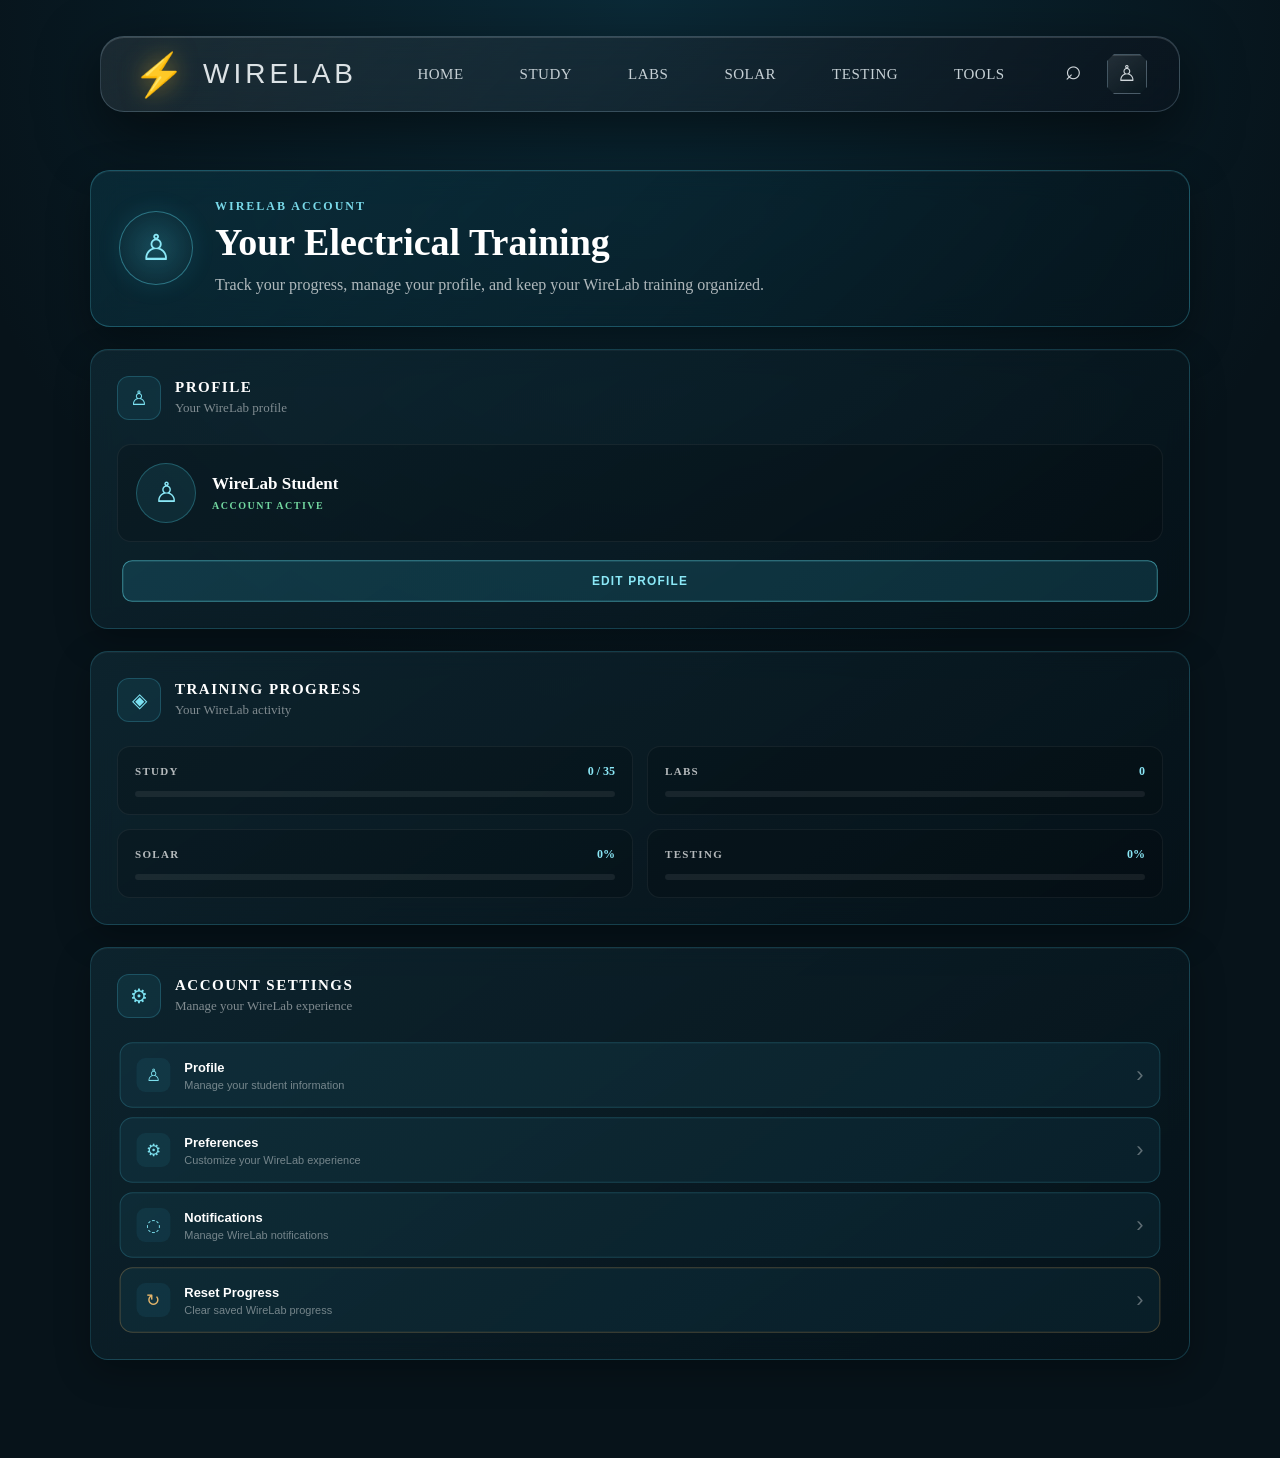
<file: accounts/index.html>
<!DOCTYPE html>

<html lang="en">

<head>

<meta charset="UTF-8">

<meta name="viewport"
      content="width=device-width, initial-scale=1.0">

<title>WireLab Accounts</title>

<!-- =====================================================
     WIRELAB SHARED NAVIGATION
====================================================== -->

<link rel="stylesheet" href="../nav.css">

<!-- =====================================================
     ACCOUNTS CSS
====================================================== -->

<link rel="stylesheet" href="style.css">

</head>

<body>

<!-- =========================================================
     WIRELAB HEADER
========================================================= -->

<header class="site-header"><header class="site-header">
    <div class="header-glass">
        <div class="brand">
            <div class="brand-icon"> ⚡ </div>
            <div> <h1>WIRELAB</h1> </div>
        </div>

        <nav class="site-navigation">
        <a href="../index.html" class="nav-button">HOME</a>
        <a href="../study/study.html" class="nav-button">STUDY</a>
        <a href="../labs/labs.html" class="nav-button">LABS</a>
        <a href="../solar/solar.html" class="nav-button">SOLAR</a>
        <a href="../testing/testing.html" class="nav-button">TESTING</a>
        <a href="../tools/tools.html" class="nav-button">TOOLS</a>
        </nav>

        <div class="header-icons">
        <span>⌕</span>
        <a href="../accounts/index.html" class="profile-square">♙</a>
        </div>

    </div>
</header>

<!-- =========================================================
     ACCOUNT PAGE
========================================================= -->

<main class="account-page">


<!-- =====================================================
     ACCOUNT HERO
====================================================== -->

<section class="account-hero">

    <div class="account-icon">

        ♙

    </div>


    <div class="account-hero-text">

        <span class="account-label">
            WIRELAB ACCOUNT
        </span>

        <h2>Your Electrical Training</h2>

        <p>
            Track your progress, manage your profile,
            and keep your WireLab training organized.
        </p>

    </div>

</section>



<!-- =====================================================
     PROFILE CARD
====================================================== -->

<section class="account-card profile-card">

    <div class="card-heading">

        <span class="card-icon">♙</span>

        <div>

            <h3>PROFILE</h3>

            <p>Your WireLab profile</p>

        </div>

    </div>


    <div class="profile-content">

        <div class="profile-avatar" id="profile-avatar">

    ♙

</div>


        <div class="profile-info">

            <span class="profile-name">
                WireLab Student
            </span>

            <span class="profile-status">
                ACCOUNT ACTIVE
            </span>

        </div>

    </div>


    <button class="account-button">

        EDIT PROFILE

    </button>

</section>



<!-- =====================================================
     TRAINING PROGRESS
====================================================== -->

<section class="account-card progress-card">

    <div class="card-heading">

        <span class="card-icon">◈</span>

        <div>

            <h3>TRAINING PROGRESS</h3>

            <p>Your WireLab activity</p>

        </div>

    </div>


    <div class="progress-grid">


        <!-- STUDY -->

        <div class="progress-item">

            <div class="progress-item-top">

                <span>STUDY</span>

                <strong id="study-progress">
                    0 / 35
                </strong>

            </div>


            <div class="progress-bar">

                <div
                    class="progress-fill"
                    id="study-progress-bar">
                </div>

            </div>

        </div>



        <!-- LABS -->

        <div class="progress-item">

            <div class="progress-item-top">

                <span>LABS</span>

                <strong>
                    0
                </strong>

            </div>


            <div class="progress-bar">

                <div
                    class="progress-fill"
                    style="width:0%;">
                </div>

            </div>

        </div>



        <!-- SOLAR -->

        <div class="progress-item">

            <div class="progress-item-top">

                <span>SOLAR</span>

                <strong>
                    0%
                </strong>

            </div>


            <div class="progress-bar">

                <div
                    class="progress-fill"
                    style="width:0%;">
                </div>

            </div>

        </div>



        <!-- TESTING -->

        <div class="progress-item">

            <div class="progress-item-top">

                <span>TESTING</span>

                <strong>
                    0%
                </strong>

            </div>


            <div class="progress-bar">

                <div
                    class="progress-fill"
                    style="width:0%;">
                </div>

            </div>

        </div>

    </div>

</section>



<!-- =====================================================
     ACCOUNT SETTINGS
====================================================== -->

<section class="account-card settings-card">

    <div class="card-heading">

        <span class="card-icon">⚙</span>

        <div>

            <h3>ACCOUNT SETTINGS</h3>

            <p>Manage your WireLab experience</p>

        </div>

    </div>


    <div class="settings-list">


        <button class="settings-button">

            <span class="settings-symbol">♙</span>

            <span class="settings-text">

                <strong>Profile</strong>

                <small>
                    Manage your student information
                </small>

            </span>

            <span class="settings-arrow">
                ›
            </span>

        </button>



        <button class="settings-button">

            <span class="settings-symbol">⚙</span>

            <span class="settings-text">

                <strong>Preferences</strong>

                <small>
                    Customize your WireLab experience
                </small>

            </span>

            <span class="settings-arrow">
                ›
            </span>

        </button>



        <button class="settings-button">

            <span class="settings-symbol">◌</span>

            <span class="settings-text">

                <strong>Notifications</strong>

                <small>
                    Manage WireLab notifications
                </small>

            </span>

            <span class="settings-arrow">
                ›
            </span>

        </button>



        <button
            class="settings-button danger-button"
            id="reset-progress">

            <span class="settings-symbol">↻</span>

            <span class="settings-text">

                <strong>Reset Progress</strong>

                <small>
                    Clear saved WireLab progress
                </small>

            </span>

            <span class="settings-arrow">
                ›
            </span>

        </button>

    </div>

</section>

</main>

<!-- =========================================================
     ACCOUNTS JAVASCRIPT
========================================================= -->

<script src="script.js"></script>

</body>

</html>
</file>
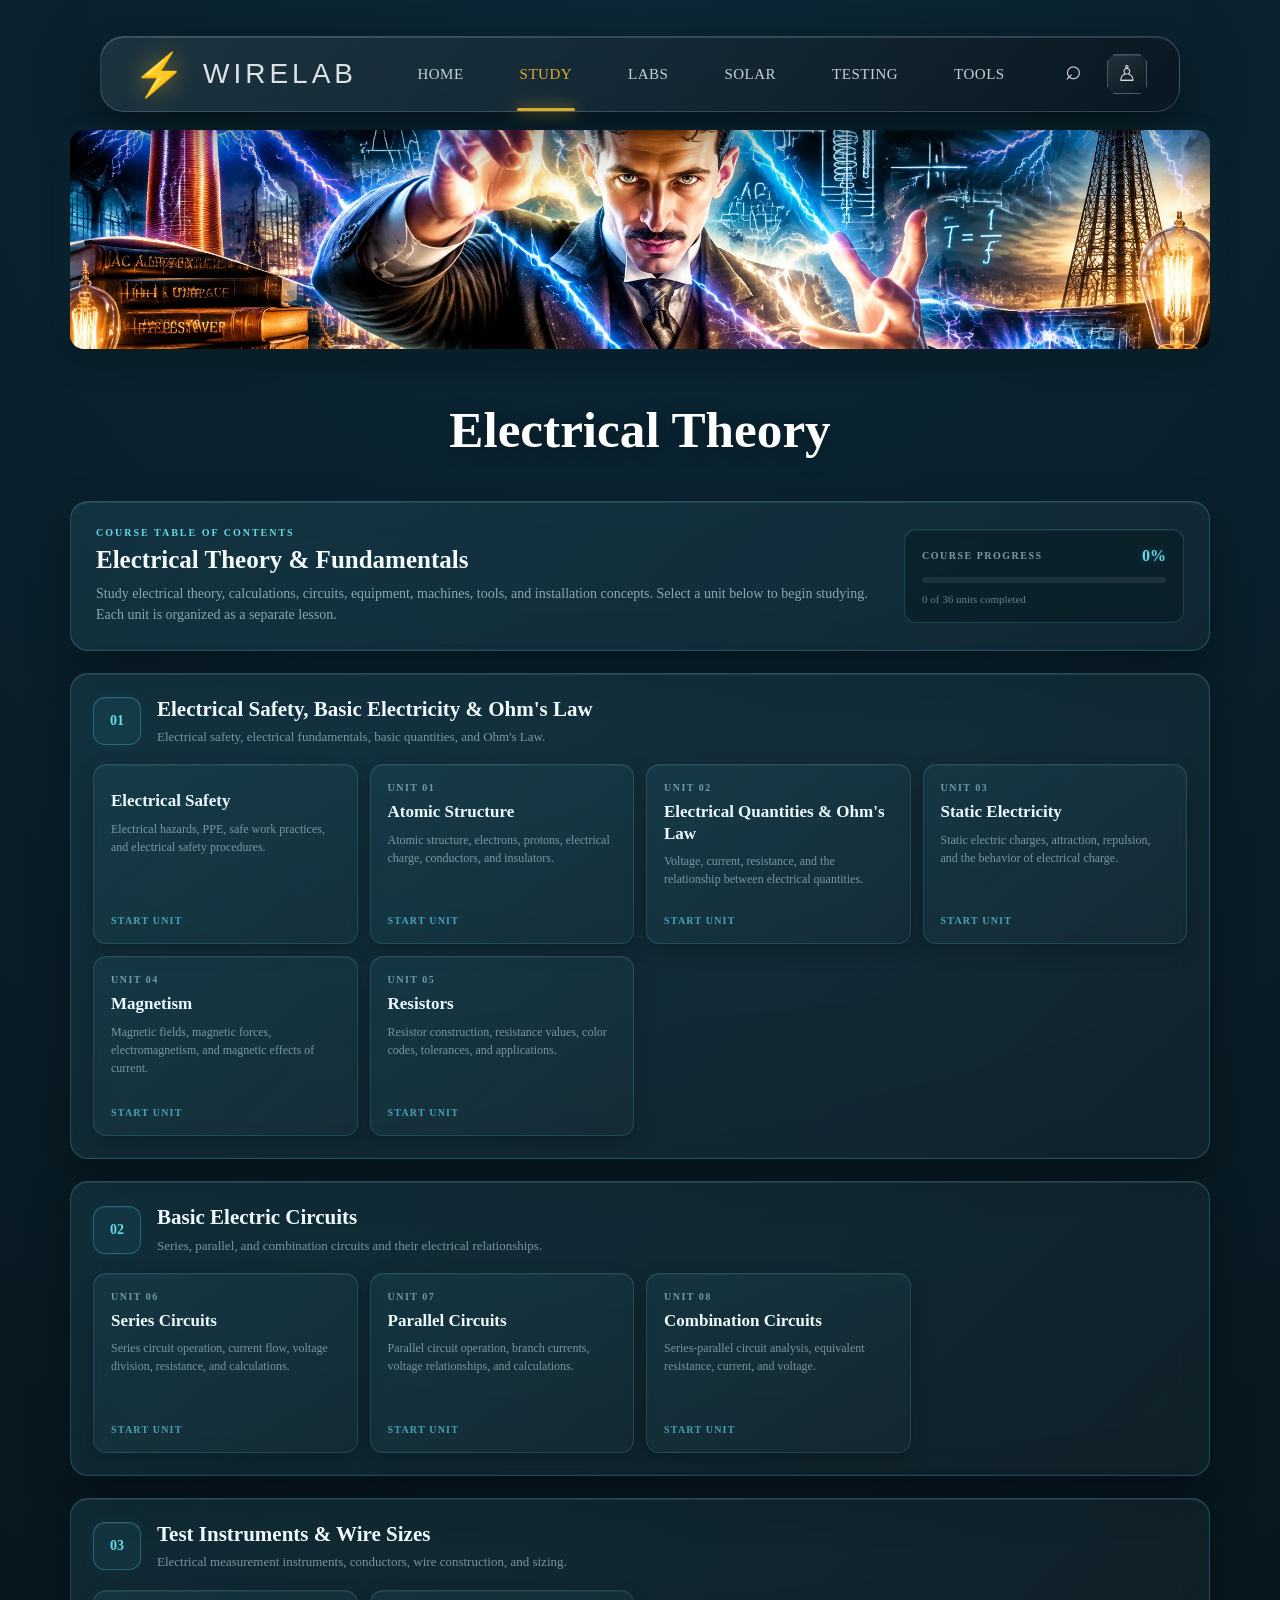
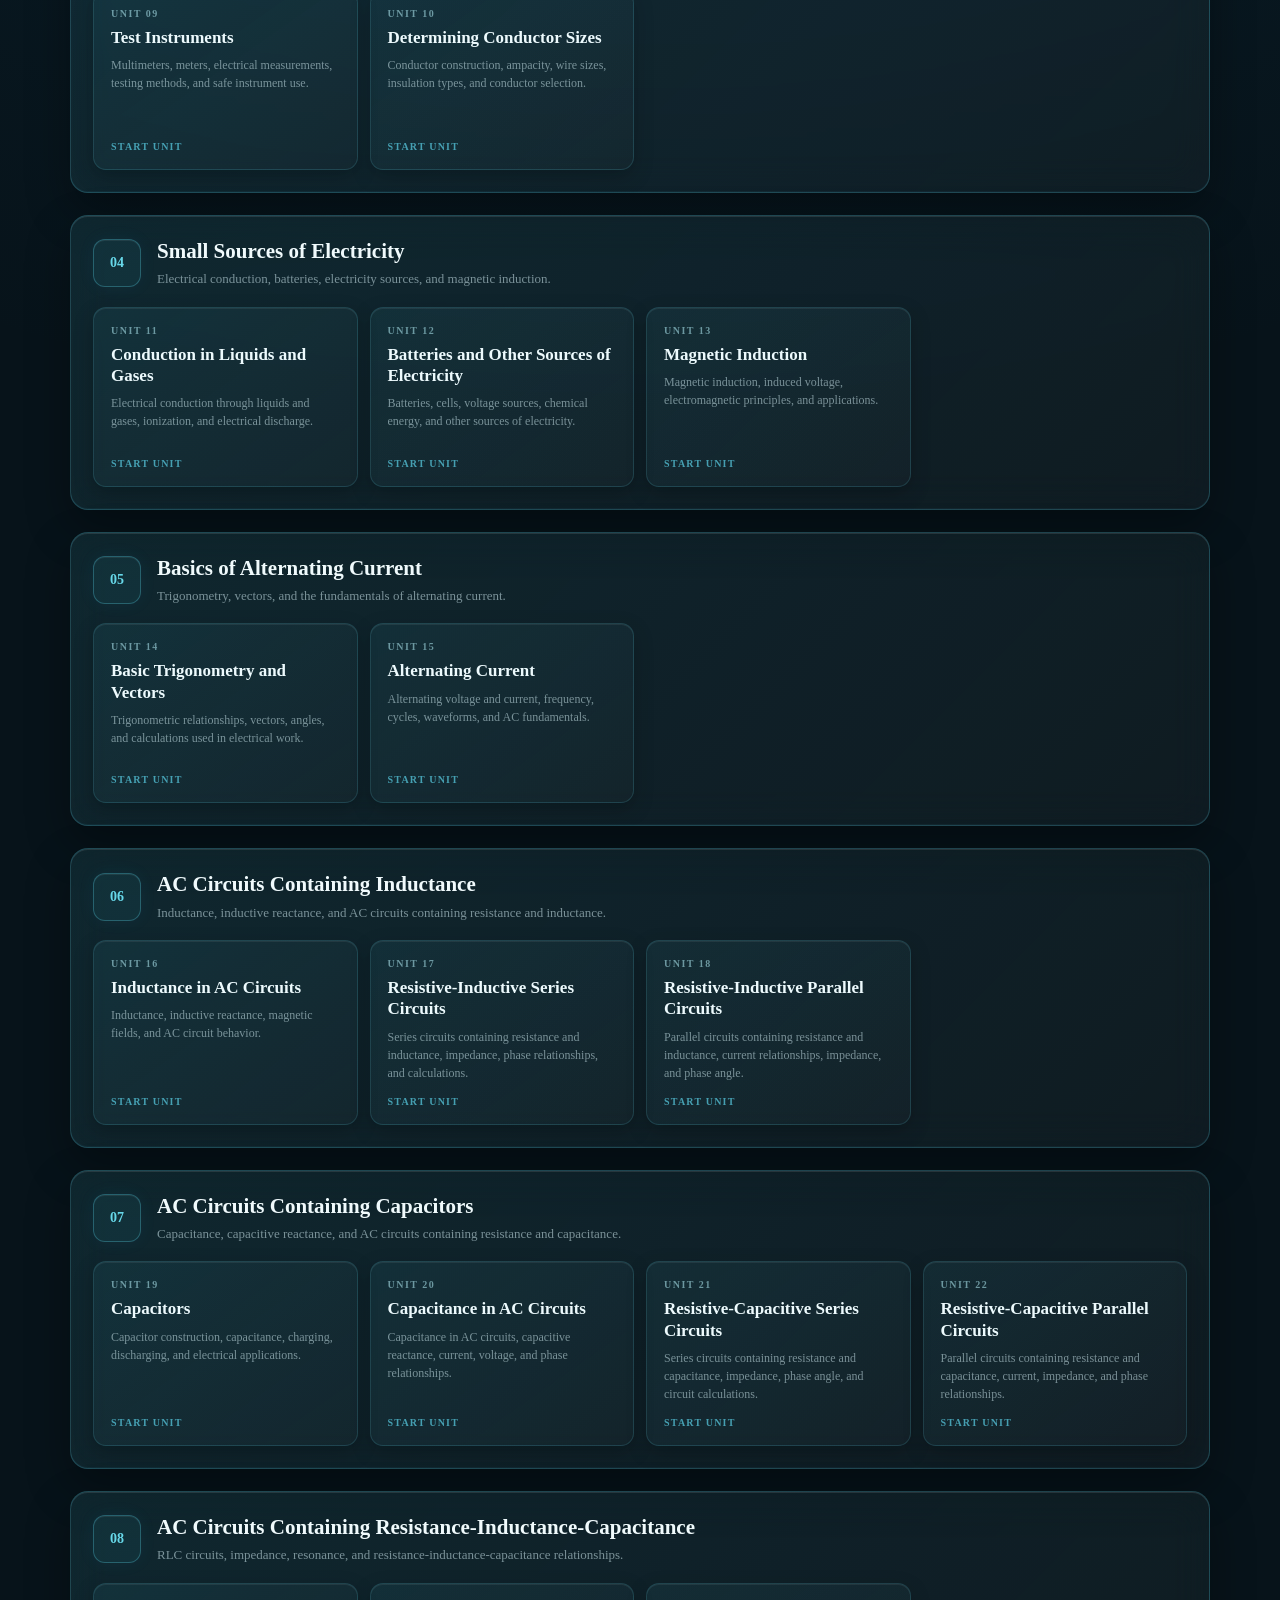
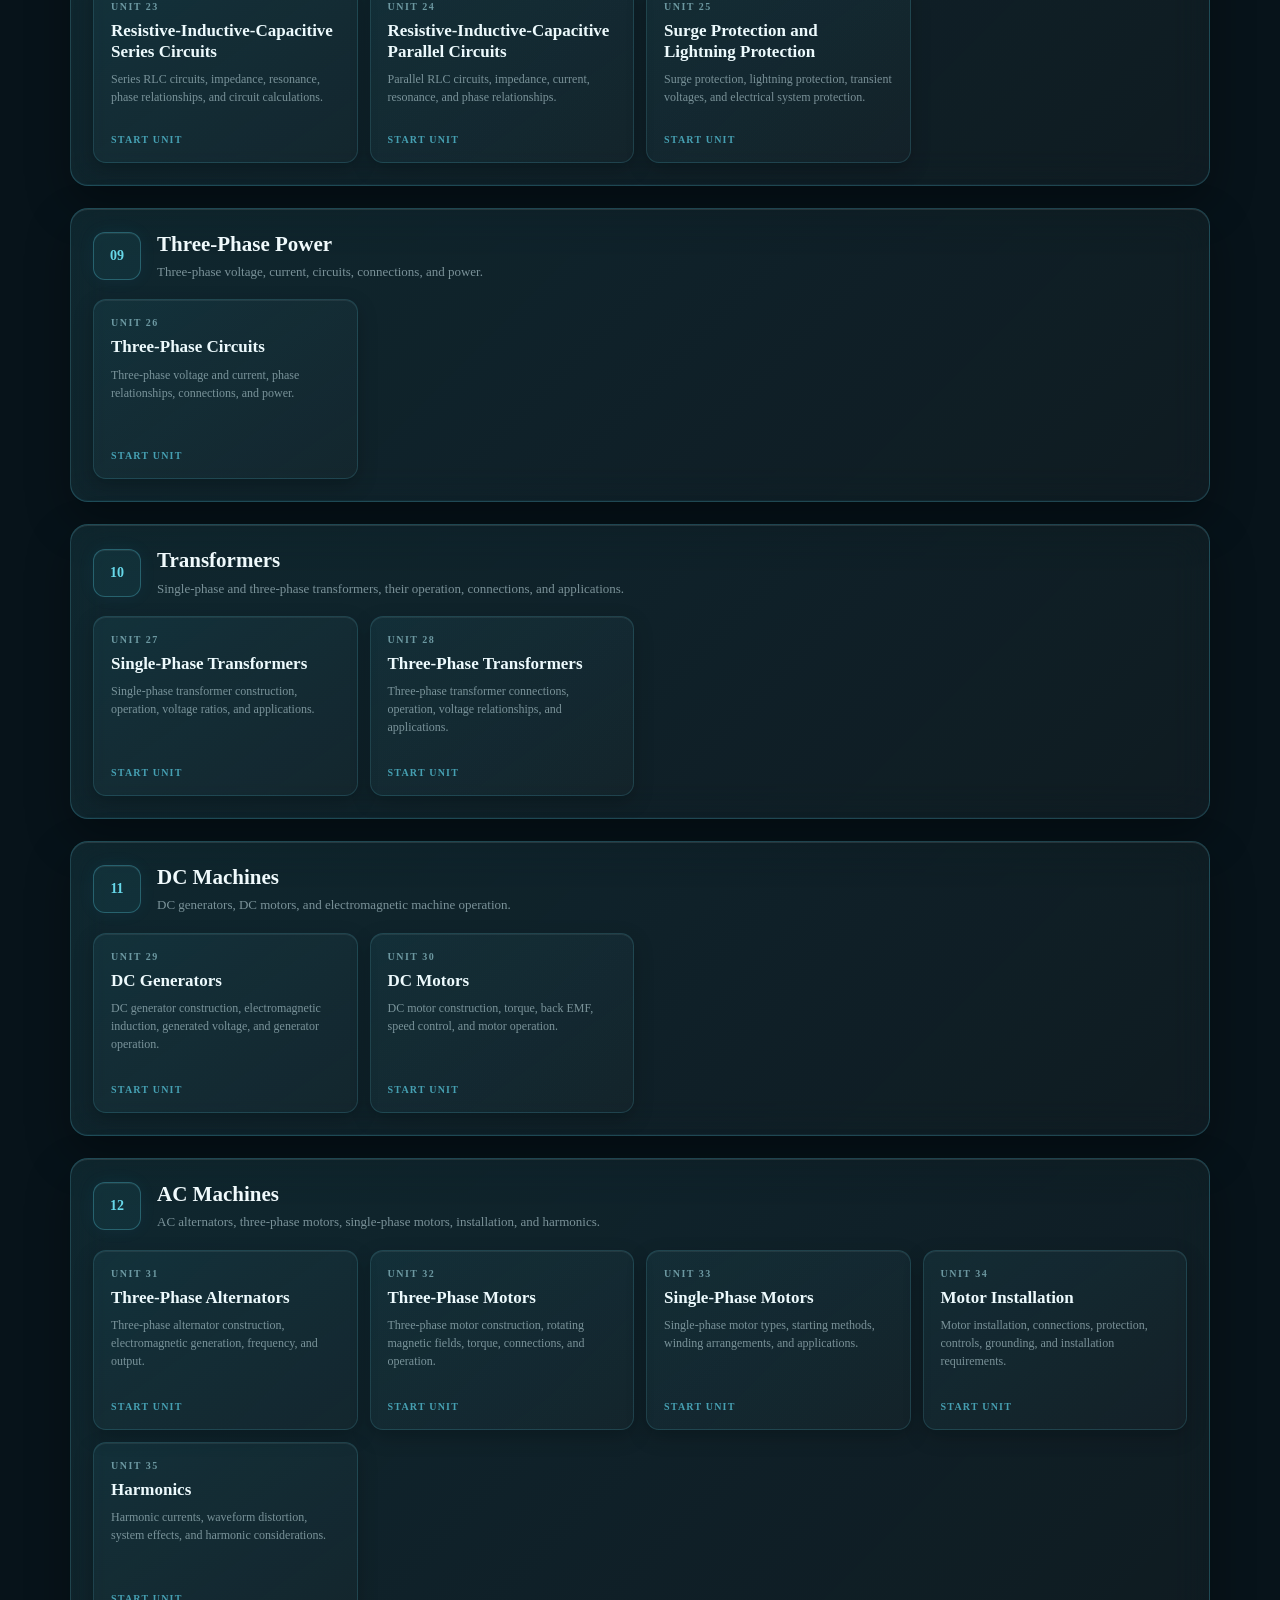
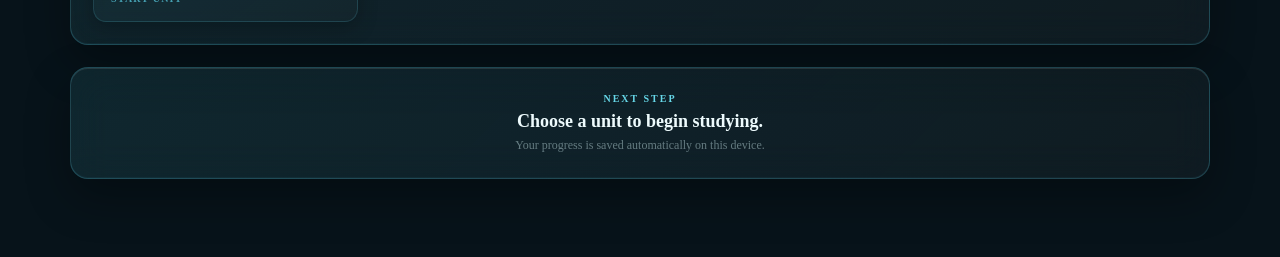
<file: study/study.html>
<!DOCTYPE html>
<html lang="en">
<head>
    <meta charset="UTF-8">
    <meta name="viewport" content="width=device-width, initial-scale=1.0">
    <title>WireLab — Study</title>
    <link rel="stylesheet" href="../nav.css">
    <link rel="stylesheet" href="study.css">
</head>

<body>

<header class="site-header"><header class="site-header">
    <div class="header-glass">
        <div class="brand">
            <div class="brand-icon"> ⚡ </div>
            <div> <h1>WIRELAB</h1> </div>
        </div>

        <nav class="site-navigation">
        <a href="../index.html" class="nav-button">HOME</a>
        <a href="../study/study.html" class="nav-button active">STUDY</a>
        <a href="../labs/labs.html" class="nav-button">LABS</a>
        <a href="../solar/solar.html" class="nav-button">SOLAR</a>
        <a href="../testing/testing.html" class="nav-button">TESTING</a>
        <a href="../tools/tools.html" class="nav-button">TOOLS</a>
        </nav>

        <div class="header-icons">
        <span>⌕</span>
        <a href="../accounts/index.html" class="profile-square">♙</a>
        </div>
        
    </div>
</header>


<!-- =========================================================
     STUDY CONTENT
========================================================= -->
<main class="study-content">

    <img
        src="../z-images/wirelab-study-art.webp"
        alt="WireLab Electrical Theory"
        class="study-intro-image"
    >

    <!-- =====================================================
         STUDY INTRO
    ====================================================== -->
    <div class="study-intro">
        <div class="study-intro-text">
            <div class="study-intro-title">
                Electrical Theory
            </div>
        </div>
    </div>


    <!-- =====================================================
         COURSE HEADER
    ====================================================== -->
    <div class="course-overview">

        <div class="course-overview-text">

            <div class="course-overview-label">
                COURSE TABLE OF CONTENTS
            </div>

            <div class="course-overview-title">
                Electrical Theory &amp; Fundamentals
            </div>

            <div class="course-overview-description">
                Study electrical theory, calculations, circuits,
                equipment, machines, tools, and installation concepts.
                Select a unit below to begin studying.
                Each unit is organized as a separate lesson.
            </div>

        </div>

        <div class="course-progress">

            <div class="course-progress-heading">
                <span>
                    COURSE PROGRESS
                </span>

                <strong id="progressPercent">
                    0%
                </strong>
            </div>

            <div class="course-progress-track">

                <div
                    class="course-progress-fill"
                    id="progressFill">
                </div>

            </div>

            <div
                class="course-progress-count"
                id="completedCount">
                0 of 36 units completed
            </div>

        </div>

    </div>


    <!-- =====================================================
         TABLE OF CONTENTS
    ====================================================== -->
    <div class="study-toc">


        <!-- =================================================
             SECTION 01
        ================================================== -->
        <div class="study-section">

            <div class="study-section-heading">

                <div class="study-section-number">
                    01
                </div>

                <div class="study-section-info">

                    <div class="study-section-title">
                        Electrical Safety, Basic Electricity &amp; Ohm's Law
                    </div>

                    <div class="study-section-description">
                        Electrical safety, electrical fundamentals,
                        basic quantities, and Ohm's Law.
                    </div>

                </div>

            </div>


            <div class="study-unit-grid">

                <!-- UNIT 00 -->
                <a
                    href="units/electrical-safety.html"
                    class="study-unit"
                    data-unit="0">

                    <span class="study-unit-number"></span>

                    <span class="study-unit-title">
                        Electrical Safety
                    </span>

                    <span class="study-unit-description">
                        Electrical hazards, PPE, safe work practices,
                        and electrical safety procedures.
                    </span>

                    <span class="study-unit-status">
                        START UNIT
                    </span>

                </a>


                <!-- UNIT 01 -->
                <a
                    href="#"
                    class="study-unit"
                    data-unit="1">

                    <span class="study-unit-number">
                        UNIT 01
                    </span>

                    <span class="study-unit-title">
                        Atomic Structure
                    </span>

                    <span class="study-unit-description">
                        Atomic structure, electrons, protons,
                        electrical charge, conductors, and insulators.
                    </span>

                    <span class="study-unit-status">
                        START UNIT
                    </span>

                </a>


                <!-- UNIT 02 -->
                <a
                    href="#"
                    class="study-unit"
                    data-unit="2">

                    <span class="study-unit-number">
                        UNIT 02
                    </span>

                    <span class="study-unit-title">
                        Electrical Quantities &amp; Ohm's Law
                    </span>

                    <span class="study-unit-description">
                        Voltage, current, resistance, and the
                        relationship between electrical quantities.
                    </span>

                    <span class="study-unit-status">
                        START UNIT
                    </span>

                </a>


                <!-- UNIT 03 -->
                <a
                    href="#"
                    class="study-unit"
                    data-unit="3">

                    <span class="study-unit-number">
                        UNIT 03
                    </span>

                    <span class="study-unit-title">
                        Static Electricity
                    </span>

                    <span class="study-unit-description">
                        Static electric charges, attraction,
                        repulsion, and the behavior of electrical charge.
                    </span>

                    <span class="study-unit-status">
                        START UNIT
                    </span>

                </a>


                <!-- UNIT 04 -->
                <a
                    href="#"
                    class="study-unit"
                    data-unit="4">

                    <span class="study-unit-number">
                        UNIT 04
                    </span>

                    <span class="study-unit-title">
                        Magnetism
                    </span>

                    <span class="study-unit-description">
                        Magnetic fields, magnetic forces,
                        electromagnetism, and magnetic effects of current.
                    </span>

                    <span class="study-unit-status">
                        START UNIT
                    </span>

                </a>


                <!-- UNIT 05 -->
                <a
                    href="#"
                    class="study-unit"
                    data-unit="5">

                    <span class="study-unit-number">
                        UNIT 05
                    </span>

                    <span class="study-unit-title">
                        Resistors
                    </span>

                    <span class="study-unit-description">
                        Resistor construction, resistance values,
                        color codes, tolerances, and applications.
                    </span>

                    <span class="study-unit-status">
                        START UNIT
                    </span>

                </a>

            </div>

        </div>


        <!-- =================================================
             SECTION 02
        ================================================== -->
        <div class="study-section">

            <div class="study-section-heading">

                <div class="study-section-number">
                    02
                </div>

                <div class="study-section-info">

                    <div class="study-section-title">
                        Basic Electric Circuits
                    </div>

                    <div class="study-section-description">
                        Series, parallel, and combination circuits
                        and their electrical relationships.
                    </div>

                </div>

            </div>


            <div class="study-unit-grid">

                <!-- UNIT 06 -->
                <a
                    href="#"
                    class="study-unit"
                    data-unit="6">

                    <span class="study-unit-number">
                        UNIT 06
                    </span>

                    <span class="study-unit-title">
                        Series Circuits
                    </span>

                    <span class="study-unit-description">
                        Series circuit operation, current flow,
                        voltage division, resistance, and calculations.
                    </span>

                    <span class="study-unit-status">
                        START UNIT
                    </span>

                </a>


                <!-- UNIT 07 -->
                <a
                    href="#"
                    class="study-unit"
                    data-unit="7">

                    <span class="study-unit-number">
                        UNIT 07
                    </span>

                    <span class="study-unit-title">
                        Parallel Circuits
                    </span>

                    <span class="study-unit-description">
                        Parallel circuit operation, branch currents,
                        voltage relationships, and calculations.
                    </span>

                    <span class="study-unit-status">
                        START UNIT
                    </span>

                </a>


                <!-- UNIT 08 -->
                <a
                    href="#"
                    class="study-unit"
                    data-unit="8">

                    <span class="study-unit-number">
                        UNIT 08
                    </span>

                    <span class="study-unit-title">
                        Combination Circuits
                    </span>

                    <span class="study-unit-description">
                        Series-parallel circuit analysis,
                        equivalent resistance, current, and voltage.
                    </span>

                    <span class="study-unit-status">
                        START UNIT
                    </span>

                </a>

            </div>

        </div>


        <!-- =================================================
             SECTION 03
        ================================================== -->
        <div class="study-section">

            <div class="study-section-heading">

                <div class="study-section-number">
                    03
                </div>

                <div class="study-section-info">

                    <div class="study-section-title">
                        Test Instruments &amp; Wire Sizes
                    </div>

                    <div class="study-section-description">
                        Electrical measurement instruments,
                        conductors, wire construction, and sizing.
                    </div>

                </div>

            </div>


            <div class="study-unit-grid">

                <!-- UNIT 09 -->
                <a
                    href="#"
                    class="study-unit"
                    data-unit="9">

                    <span class="study-unit-number">
                        UNIT 09
                    </span>

                    <span class="study-unit-title">
                        Test Instruments
                    </span>

                    <span class="study-unit-description">
                        Multimeters, meters, electrical measurements,
                        testing methods, and safe instrument use.
                    </span>

                    <span class="study-unit-status">
                        START UNIT
                    </span>

                </a>


                <!-- UNIT 10 -->
                <a
                    href="#"
                    class="study-unit"
                    data-unit="10">

                    <span class="study-unit-number">
                        UNIT 10
                    </span>

                    <span class="study-unit-title">
                        Determining Conductor Sizes
                    </span>

                    <span class="study-unit-description">
                        Conductor construction, ampacity, wire sizes,
                        insulation types, and conductor selection.
                    </span>

                    <span class="study-unit-status">
                        START UNIT
                    </span>

                </a>

            </div>

        </div>


        <!-- =================================================
             SECTION 04
        ================================================== -->
        <div class="study-section">

            <div class="study-section-heading">

                <div class="study-section-number">
                    04
                </div>

                <div class="study-section-info">

                    <div class="study-section-title">
                        Small Sources of Electricity
                    </div>

                    <div class="study-section-description">
                        Electrical conduction, batteries,
                        electricity sources, and magnetic induction.
                    </div>

                </div>

            </div>


            <div class="study-unit-grid">

                <!-- UNIT 11 -->
                <a
                    href="#"
                    class="study-unit"
                    data-unit="11">

                    <span class="study-unit-number">
                        UNIT 11
                    </span>

                    <span class="study-unit-title">
                        Conduction in Liquids and Gases
                    </span>

                    <span class="study-unit-description">
                        Electrical conduction through liquids and gases,
                        ionization, and electrical discharge.
                    </span>

                    <span class="study-unit-status">
                        START UNIT
                    </span>

                </a>


                <!-- UNIT 12 -->
                <a
                    href="#"
                    class="study-unit"
                    data-unit="12">

                    <span class="study-unit-number">
                        UNIT 12
                    </span>

                    <span class="study-unit-title">
                        Batteries and Other Sources of Electricity
                    </span>

                    <span class="study-unit-description">
                        Batteries, cells, voltage sources,
                        chemical energy, and other sources of electricity.
                    </span>

                    <span class="study-unit-status">
                        START UNIT
                    </span>

                </a>


                <!-- UNIT 13 -->
                <a
                    href="#"
                    class="study-unit"
                    data-unit="13">

                    <span class="study-unit-number">
                        UNIT 13
                    </span>

                    <span class="study-unit-title">
                        Magnetic Induction
                    </span>

                    <span class="study-unit-description">
                        Magnetic induction, induced voltage,
                        electromagnetic principles, and applications.
                    </span>

                    <span class="study-unit-status">
                        START UNIT
                    </span>

                </a>

            </div>

        </div>


        <!-- =================================================
             SECTION 05
        ================================================== -->
        <div class="study-section">

            <div class="study-section-heading">

                <div class="study-section-number">
                    05
                </div>

                <div class="study-section-info">

                    <div class="study-section-title">
                        Basics of Alternating Current
                    </div>

                    <div class="study-section-description">
                        Trigonometry, vectors, and the fundamentals
                        of alternating current.
                    </div>

                </div>

            </div>


            <div class="study-unit-grid">

                <!-- UNIT 14 -->
                <a
                    href="#"
                    class="study-unit"
                    data-unit="14">

                    <span class="study-unit-number">
                        UNIT 14
                    </span>

                    <span class="study-unit-title">
                        Basic Trigonometry and Vectors
                    </span>

                    <span class="study-unit-description">
                        Trigonometric relationships, vectors,
                        angles, and calculations used in electrical work.
                    </span>

                    <span class="study-unit-status">
                        START UNIT
                    </span>

                </a>


                <!-- UNIT 15 -->
                <a
                    href="#"
                    class="study-unit"
                    data-unit="15">

                    <span class="study-unit-number">
                        UNIT 15
                    </span>

                    <span class="study-unit-title">
                        Alternating Current
                    </span>

                    <span class="study-unit-description">
                        Alternating voltage and current, frequency,
                        cycles, waveforms, and AC fundamentals.
                    </span>

                    <span class="study-unit-status">
                        START UNIT
                    </span>

                </a>

            </div>

        </div>


        <!-- =================================================
             SECTION 06
        ================================================== -->
        <div class="study-section">

            <div class="study-section-heading">

                <div class="study-section-number">
                    06
                </div>

                <div class="study-section-info">

                    <div class="study-section-title">
                        AC Circuits Containing Inductance
                    </div>

                    <div class="study-section-description">
                        Inductance, inductive reactance,
                        and AC circuits containing resistance and inductance.
                    </div>

                </div>

            </div>


            <div class="study-unit-grid">

                <!-- UNIT 16 -->
                <a
                    href="#"
                    class="study-unit"
                    data-unit="16">

                    <span class="study-unit-number">
                        UNIT 16
                    </span>

                    <span class="study-unit-title">
                        Inductance in AC Circuits
                    </span>

                    <span class="study-unit-description">
                        Inductance, inductive reactance,
                        magnetic fields, and AC circuit behavior.
                    </span>

                    <span class="study-unit-status">
                        START UNIT
                    </span>

                </a>


                <!-- UNIT 17 -->
                <a
                    href="#"
                    class="study-unit"
                    data-unit="17">

                    <span class="study-unit-number">
                        UNIT 17
                    </span>

                    <span class="study-unit-title">
                        Resistive-Inductive Series Circuits
                    </span>

                    <span class="study-unit-description">
                        Series circuits containing resistance and inductance,
                        impedance, phase relationships, and calculations.
                    </span>

                    <span class="study-unit-status">
                        START UNIT
                    </span>

                </a>


                <!-- UNIT 18 -->
                <a
                    href="#"
                    class="study-unit"
                    data-unit="18">

                    <span class="study-unit-number">
                        UNIT 18
                    </span>

                    <span class="study-unit-title">
                        Resistive-Inductive Parallel Circuits
                    </span>

                    <span class="study-unit-description">
                        Parallel circuits containing resistance and inductance,
                        current relationships, impedance, and phase angle.
                    </span>

                    <span class="study-unit-status">
                        START UNIT
                    </span>

                </a>

            </div>

        </div>


        <!-- =================================================
             SECTION 07
        ================================================== -->
        <div class="study-section">

            <div class="study-section-heading">

                <div class="study-section-number">
                    07
                </div>

                <div class="study-section-info">

                    <div class="study-section-title">
                        AC Circuits Containing Capacitors
                    </div>

                    <div class="study-section-description">
                        Capacitance, capacitive reactance,
                        and AC circuits containing resistance and capacitance.
                    </div>

                </div>

            </div>


            <div class="study-unit-grid">

                <!-- UNIT 19 -->
                <a
                    href="#"
                    class="study-unit"
                    data-unit="19">

                    <span class="study-unit-number">
                        UNIT 19
                    </span>

                    <span class="study-unit-title">
                        Capacitors
                    </span>

                    <span class="study-unit-description">
                        Capacitor construction, capacitance,
                        charging, discharging, and electrical applications.
                    </span>

                    <span class="study-unit-status">
                        START UNIT
                    </span>

                </a>


                <!-- UNIT 20 -->
                <a
                    href="#"
                    class="study-unit"
                    data-unit="20">

                    <span class="study-unit-number">
                        UNIT 20
                    </span>

                    <span class="study-unit-title">
                        Capacitance in AC Circuits
                    </span>

                    <span class="study-unit-description">
                        Capacitance in AC circuits, capacitive reactance,
                        current, voltage, and phase relationships.
                    </span>

                    <span class="study-unit-status">
                        START UNIT
                    </span>

                </a>


                <!-- UNIT 21 -->
                <a
                    href="#"
                    class="study-unit"
                    data-unit="21">

                    <span class="study-unit-number">
                        UNIT 21
                    </span>

                    <span class="study-unit-title">
                        Resistive-Capacitive Series Circuits
                    </span>

                    <span class="study-unit-description">
                        Series circuits containing resistance and capacitance,
                        impedance, phase angle, and circuit calculations.
                    </span>

                    <span class="study-unit-status">
                        START UNIT
                    </span>

                </a>


                <!-- UNIT 22 -->
                <a
                    href="#"
                    class="study-unit"
                    data-unit="22">

                    <span class="study-unit-number">
                        UNIT 22
                    </span>

                    <span class="study-unit-title">
                        Resistive-Capacitive Parallel Circuits
                    </span>

                    <span class="study-unit-description">
                        Parallel circuits containing resistance and capacitance,
                        current, impedance, and phase relationships.
                    </span>

                    <span class="study-unit-status">
                        START UNIT
                    </span>

                </a>

            </div>

        </div>


        <!-- =================================================
             SECTION 08
        ================================================== -->
        <div class="study-section">

            <div class="study-section-heading">

                <div class="study-section-number">
                    08
                </div>

                <div class="study-section-info">

                    <div class="study-section-title">
                        AC Circuits Containing Resistance-Inductance-Capacitance
                    </div>

                    <div class="study-section-description">
                        RLC circuits, impedance, resonance,
                        and resistance-inductance-capacitance relationships.
                    </div>

                </div>

            </div>


            <div class="study-unit-grid">

                <!-- UNIT 23 -->
                <a
                    href="#"
                    class="study-unit"
                    data-unit="23">

                    <span class="study-unit-number">
                        UNIT 23
                    </span>

                    <span class="study-unit-title">
                        Resistive-Inductive-Capacitive Series Circuits
                    </span>

                    <span class="study-unit-description">
                        Series RLC circuits, impedance, resonance,
                        phase relationships, and circuit calculations.
                    </span>

                    <span class="study-unit-status">
                        START UNIT
                    </span>

                </a>


                <!-- UNIT 24 -->
                <a
                    href="#"
                    class="study-unit"
                    data-unit="24">

                    <span class="study-unit-number">
                        UNIT 24
                    </span>

                    <span class="study-unit-title">
                        Resistive-Inductive-Capacitive Parallel Circuits
                    </span>

                    <span class="study-unit-description">
                        Parallel RLC circuits, impedance, current,
                        resonance, and phase relationships.
                    </span>

                    <span class="study-unit-status">
                        START UNIT
                    </span>

                </a>


                <!-- UNIT 25 -->
                <a
                    href="#"
                    class="study-unit"
                    data-unit="25">

                    <span class="study-unit-number">
                        UNIT 25
                    </span>

                    <span class="study-unit-title">
                        Surge Protection and Lightning Protection
                    </span>

                    <span class="study-unit-description">
                        Surge protection, lightning protection,
                        transient voltages, and electrical system protection.
                    </span>

                    <span class="study-unit-status">
                        START UNIT
                    </span>

                </a>

            </div>

        </div>


        <!-- =================================================
             SECTION 09
        ================================================== -->
        <div class="study-section">

            <div class="study-section-heading">

                <div class="study-section-number">
                    09
                </div>

                <div class="study-section-info">

                    <div class="study-section-title">
                        Three-Phase Power
                    </div>

                    <div class="study-section-description">
                        Three-phase voltage, current,
                        circuits, connections, and power.
                    </div>

                </div>

            </div>


            <div class="study-unit-grid">

                <!-- UNIT 26 -->
                <a
                    href="#"
                    class="study-unit"
                    data-unit="26">

                    <span class="study-unit-number">
                        UNIT 26
                    </span>

                    <span class="study-unit-title">
                        Three-Phase Circuits
                    </span>

                    <span class="study-unit-description">
                        Three-phase voltage and current,
                        phase relationships, connections, and power.
                    </span>

                    <span class="study-unit-status">
                        START UNIT
                    </span>

                </a>

            </div>

        </div>


        <!-- =================================================
             SECTION 10
        ================================================== -->
        <div class="study-section">

            <div class="study-section-heading">

                <div class="study-section-number">
                    10
                </div>

                <div class="study-section-info">

                    <div class="study-section-title">
                        Transformers
                    </div>

                    <div class="study-section-description">
                        Single-phase and three-phase transformers,
                        their operation, connections, and applications.
                    </div>

                </div>

            </div>


            <div class="study-unit-grid">

                <!-- UNIT 27 -->
                <a
                    href="#"
                    class="study-unit"
                    data-unit="27">

                    <span class="study-unit-number">
                        UNIT 27
                    </span>

                    <span class="study-unit-title">
                        Single-Phase Transformers
                    </span>

                    <span class="study-unit-description">
                        Single-phase transformer construction,
                        operation, voltage ratios, and applications.
                    </span>

                    <span class="study-unit-status">
                        START UNIT
                    </span>

                </a>


                <!-- UNIT 28 -->
                <a
                    href="#"
                    class="study-unit"
                    data-unit="28">

                    <span class="study-unit-number">
                        UNIT 28
                    </span>

                    <span class="study-unit-title">
                        Three-Phase Transformers
                    </span>

                    <span class="study-unit-description">
                        Three-phase transformer connections,
                        operation, voltage relationships, and applications.
                    </span>

                    <span class="study-unit-status">
                        START UNIT
                    </span>

                </a>

            </div>

        </div>


        <!-- =================================================
             SECTION 11
        ================================================== -->
        <div class="study-section">

            <div class="study-section-heading">

                <div class="study-section-number">
                    11
                </div>

                <div class="study-section-info">

                    <div class="study-section-title">
                        DC Machines
                    </div>

                    <div class="study-section-description">
                        DC generators, DC motors,
                        and electromagnetic machine operation.
                    </div>

                </div>

            </div>


            <div class="study-unit-grid">

                <!-- UNIT 29 -->
                <a
                    href="#"
                    class="study-unit"
                    data-unit="29">

                    <span class="study-unit-number">
                        UNIT 29
                    </span>

                    <span class="study-unit-title">
                        DC Generators
                    </span>

                    <span class="study-unit-description">
                        DC generator construction, electromagnetic induction,
                        generated voltage, and generator operation.
                    </span>

                    <span class="study-unit-status">
                        START UNIT
                    </span>

                </a>


                <!-- UNIT 30 -->
                <a
                    href="#"
                    class="study-unit"
                    data-unit="30">

                    <span class="study-unit-number">
                        UNIT 30
                    </span>

                    <span class="study-unit-title">
                        DC Motors
                    </span>

                    <span class="study-unit-description">
                        DC motor construction, torque, back EMF,
                        speed control, and motor operation.
                    </span>

                    <span class="study-unit-status">
                        START UNIT
                    </span>

                </a>

            </div>

        </div>


        <!-- =================================================
             SECTION 12
        ================================================== -->
        <div class="study-section">

            <div class="study-section-heading">

                <div class="study-section-number">
                    12
                </div>

                <div class="study-section-info">

                    <div class="study-section-title">
                        AC Machines
                    </div>

                    <div class="study-section-description">
                        AC alternators, three-phase motors,
                        single-phase motors, installation, and harmonics.
                    </div>

                </div>

            </div>


            <div class="study-unit-grid">

                <!-- UNIT 31 -->
                <a
                    href="#"
                    class="study-unit"
                    data-unit="31">

                    <span class="study-unit-number">
                        UNIT 31
                    </span>

                    <span class="study-unit-title">
                        Three-Phase Alternators
                    </span>

                    <span class="study-unit-description">
                        Three-phase alternator construction,
                        electromagnetic generation, frequency, and output.
                    </span>

                    <span class="study-unit-status">
                        START UNIT
                    </span>

                </a>


                <!-- UNIT 32 -->
                <a
                    href="#"
                    class="study-unit"
                    data-unit="32">

                    <span class="study-unit-number">
                        UNIT 32
                    </span>

                    <span class="study-unit-title">
                        Three-Phase Motors
                    </span>

                    <span class="study-unit-description">
                        Three-phase motor construction,
                        rotating magnetic fields, torque, connections, and operation.
                    </span>

                    <span class="study-unit-status">
                        START UNIT
                    </span>

                </a>


                <!-- UNIT 33 -->
                <a
                    href="#"
                    class="study-unit"
                    data-unit="33">

                    <span class="study-unit-number">
                        UNIT 33
                    </span>

                    <span class="study-unit-title">
                        Single-Phase Motors
                    </span>

                    <span class="study-unit-description">
                        Single-phase motor types, starting methods,
                        winding arrangements, and applications.
                    </span>

                    <span class="study-unit-status">
                        START UNIT
                    </span>

                </a>


                <!-- UNIT 34 -->
                <a
                    href="#"
                    class="study-unit"
                    data-unit="34">

                    <span class="study-unit-number">
                        UNIT 34
                    </span>

                    <span class="study-unit-title">
                        Motor Installation
                    </span>

                    <span class="study-unit-description">
                        Motor installation, connections, protection,
                        controls, grounding, and installation requirements.
                    </span>

                    <span class="study-unit-status">
                        START UNIT
                    </span>

                </a>


                <!-- UNIT 35 -->
                <a
                    href="#"
                    class="study-unit"
                    data-unit="35">

                    <span class="study-unit-number">
                        UNIT 35
                    </span>

                    <span class="study-unit-title">
                        Harmonics
                    </span>

                    <span class="study-unit-description">
                        Harmonic currents, waveform distortion,
                        system effects, and harmonic considerations.
                    </span>

                    <span class="study-unit-status">
                        START UNIT
                    </span>

                </a>

            </div>

        </div>

    </div>


    <!-- =====================================================
         STUDY FOOTER
    ====================================================== -->
    <div class="study-next">

        <div class="study-next-label">
            NEXT STEP
        </div>

        <div class="study-next-title">
            Choose a unit to begin studying.
        </div>

        <div class="study-next-description">
            Your progress is saved automatically on this device.
        </div>

    </div>

</main>


<script src="study.js"></script>

</body>
</html>
</file>
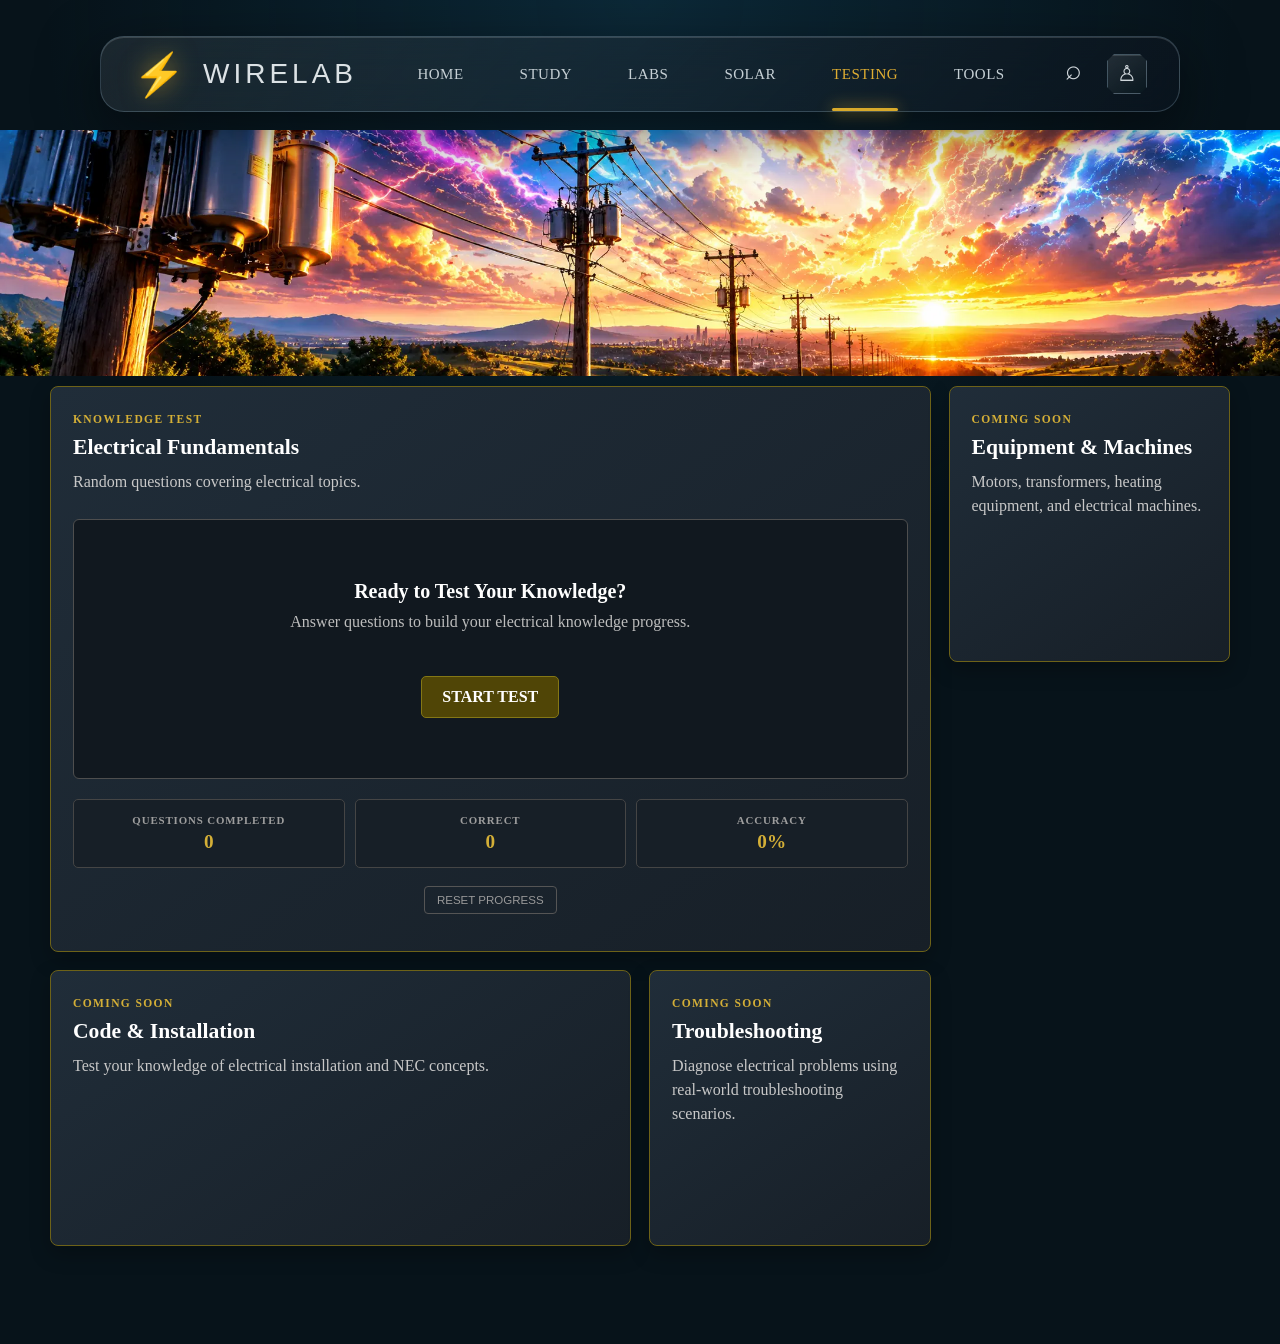
<file: testing/testing.html>
<!DOCTYPE html>
<html lang="en">
<head>
    <meta charset="UTF-8">
    <meta name="viewport" content="width=device-width, initial-scale=1.0">
<title>wire-lab — Virtual Electrical Training</title>
<link rel="stylesheet" href="../nav.css">
<link rel="stylesheet" href="testing.css">
</head>
<body>

<!-- SHARED SITE HEADER / NAVIGATION -->
<header class="site-header"><header class="site-header">
    <div class="header-glass">
        <div class="brand">
            <div class="brand-icon"> ⚡ </div>
            <div> <h1>WIRELAB</h1> </div>
        </div>

        <nav class="site-navigation">
        <a href="../index.html" class="nav-button">HOME</a>
        <a href="../study/study.html" class="nav-button">STUDY</a>
        <a href="../labs/labs.html" class="nav-button">LABS</a>
        <a href="../solar/solar.html" class="nav-button">SOLAR</a>
        <a href="../testing/testing.html" class="nav-button active">TESTING</a>
        <a href="../tools/tools.html" class="nav-button">TOOLS</a>
        </nav>

        <div class="header-icons">
        <span>⌕</span>
        <a href="../accounts/index.html" class="profile-square">♙</a>
        </div>
        
    </div>
</header>


<main class="testing-page">


<img
        src="../z-images/wirelab-testing-art.webp"
        class="testing-art2"
        alt="WireLab Testing"
    >




    <!-- =================================================
         PAGE INTRODUCTION
    ================================================== -->

    <section class="testing-intro">

        <h2></h2>

        <p></p>

    </section>



    <!-- =================================================
         TESTING CARDS
    ================================================== -->

    <section class="testing-grid">


        <!-- =============================================
             MAIN TEST CARD
        ============================================== -->

        <article class="testing-card testing-card-main">

            <div class="testing-card-header">

                <span class="card-label">
                    KNOWLEDGE TEST
                </span>

                <h3>
                    Electrical Fundamentals
                </h3>

                <p>
                    Random questions covering electrical topics.
                </p>

            </div>


            <!-- =========================================
                 TEST AREA
            ========================================== -->

            <div
                id="testArea"
                class="test-area"
            >

                <div
                    id="testStart"
                    class="test-start"
                >

                    <h4>
                        Ready to Test Your Knowledge?
                    </h4>

                    <p>
                        Answer questions to build your
                        electrical knowledge progress.
                    </p>

                    <button
                        id="startTestButton"
                        type="button"
                        class="test-button"
                    >
                        START TEST
                    </button>

                </div>


                <!-- =====================================
                     QUESTION AREA
                ====================================== -->

                <div
                    id="questionArea"
                    class="question-area"
                    hidden
                >

                    <div class="question-progress">

                        <span id="questionNumber">
                            QUESTION 1
                        </span>

                        <span id="questionCategory">
                            SAFETY
                        </span>

                    </div>


                    <div class="progress-track">

                        <div
                            id="progressBar"
                            class="progress-bar"
                        ></div>

                    </div>


                    <h4 id="questionText">
                        Question text
                    </h4>


                    <div
                        id="answerChoices"
                        class="answer-choices"
                    >
                    </div>


                    <div
                        id="answerFeedback"
                        class="answer-feedback"
                    >
                    </div>


                    <button
                        id="nextQuestionButton"
                        type="button"
                        class="test-button"
                        hidden
                    >
                        NEXT QUESTION
                    </button>

                </div>


                <!-- =====================================
                     TEST COMPLETE
                ====================================== -->

                <div
                    id="testComplete"
                    class="test-complete"
                    hidden
                >

                    <h4>
                        TEST COMPLETE
                    </h4>

                    <p id="finalScore">
                        Score
                    </p>

                    <button
                        id="continueTestButton"
                        type="button"
                        class="test-button"
                    >
                        CONTINUE
                    </button>

                </div>

            </div>


            <!-- =========================================
                 PROGRESS INFORMATION
            ========================================== -->

            <div class="testing-progress">

                <div>

                    <span>
                        QUESTIONS COMPLETED
                    </span>

                    <strong id="completedCount">
                        0
                    </strong>

                </div>


                <div>

                    <span>
                        CORRECT
                    </span>

                    <strong id="correctCount">
                        0
                    </strong>

                </div>


                <div>

                    <span>
                        ACCURACY
                    </span>

                    <strong id="accuracyPercent">
                        0%
                    </strong>

                </div>

            </div>


            <!-- =========================================
                 RESET
            ========================================== -->

            <button
                id="resetProgressButton"
                type="button"
                class="reset-button"
            >
                RESET PROGRESS
            </button>

        </article>



        



        <!-- =============================================
             FUTURE CARD
        ============================================== -->

        <article class="testing-card testing-card-medium">

            <span class="card-label">
                COMING SOON
            </span>

            <h3>
                Code & Installation
            </h3>

            <p>
                Test your knowledge of electrical
                installation and NEC concepts.
            </p>

        </article>



        <!-- =============================================
             FUTURE CARD
        ============================================== -->

        <article class="testing-card testing-card-small">

            <span class="card-label">
                COMING SOON
            </span>

            <h3>
                Equipment & Machines
            </h3>

            <p>
                Motors, transformers, heating equipment,
                and electrical machines.
            </p>

        </article>




        <!-- =============================================
             FUTURE CARD
        ============================================== -->

        <article class="testing-card testing-card-small">

            <span class="card-label">
                COMING SOON
            </span>

            <h3>
                Troubleshooting
            </h3>

            <p>
                Diagnose electrical problems using
                real-world troubleshooting scenarios.
            </p>

        </article>


    </section>

</main>



<script src="testing.js"></script>

</body>

</html>
</file>
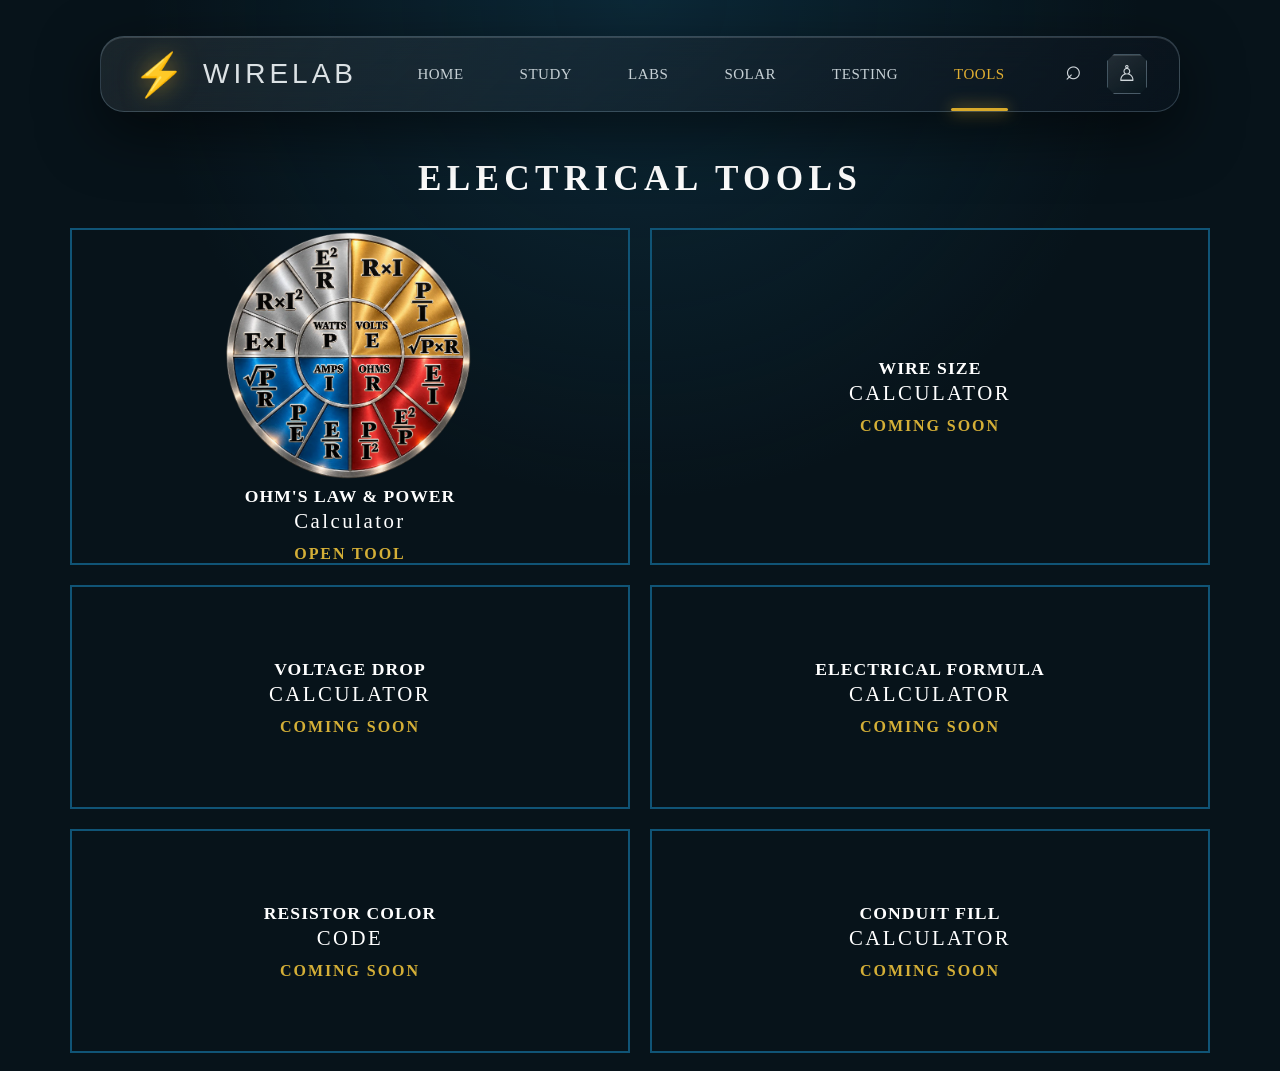
<file: tools/tools.html>
<!DOCTYPE html>
<html lang="en">
<head>
    <meta charset="UTF-8">
    <meta name="viewport" content="width=device-width, initial-scale=1.0">
<title> wire-lab — Virtual Electrical Training</title>
<link rel="stylesheet" href="../nav.css">
<link rel="stylesheet" href="tools.css">
</head>
<body>

<!-- SHARED SITE HEADER / NAVIGATION -->
<header class="site-header"><header class="site-header">
    <div class="header-glass">
        <div class="brand">
            <div class="brand-icon"> ⚡ </div>
            <div> <h1>WIRELAB</h1> </div>
        </div>

        <nav class="site-navigation">
        <a href="../index.html" class="nav-button">HOME</a>
        <a href="../study/study.html" class="nav-button">STUDY</a>
        <a href="../labs/labs.html" class="nav-button">LABS</a>
        <a href="../solar/solar.html" class="nav-button">SOLAR</a>
        <a href="../testing/testing.html" class="nav-button">TESTING</a>
        <a href="../tools/tools.html" class="nav-button active">TOOLS</a>
        </nav>

        <div class="header-icons">
        <span>⌕</span>
        <a href="../accounts/index.html" class="profile-square">♙</a>
        </div>
        
    </div>
</header>

<!-- =====================================================
     HOME PAGE CONTENT
====================================================== -->
<main>

    <h2> ELECTRICAL TOOLS </h2>

    <section class="tools-grid">

        <!-- =====================================================
             OHM'S LAW & POWER COLOR WHEEL
        ====================================================== -->

        <a href="../tools/color-wheel/color-wheel.html" class="tool-card">

            <div class="tool-card-content">
            <img
            src="../z-images/color-wheel.webp"
            alt=""
            class="tool-color-wheel">
            <h3>OHM'S LAW &amp; POWER</h3>
            <p>Calculator</p>
            <span class="tool-status">OPEN TOOL</span>
</div>

        </a>


        <!-- =====================================================
             WIRE SIZE CALCULATOR
        ====================================================== -->

        <div class="tool-card">

            <div class="tool-card-content">
                <h3>WIRE SIZE</h3>
                <p>CALCULATOR</p>
                <span class="tool-status">COMING SOON</span>
            </div>

        </div>


        <!-- =====================================================
             VOLTAGE DROP CALCULATOR
        ====================================================== -->

        <div class="tool-card">

            <div class="tool-card-content">
                <h3>VOLTAGE DROP</h3>
                <p>CALCULATOR</p>
                <span class="tool-status">COMING SOON</span>
            </div>

        </div>


        <!-- =====================================================
             ELECTRICAL FORMULA CALCULATOR
        ====================================================== -->

        <div class="tool-card">

            <div class="tool-card-content">
                <h3>ELECTRICAL FORMULA</h3>
                <p>CALCULATOR</p>
                <span class="tool-status">COMING SOON</span>
            </div>

        </div>


        <!-- =====================================================
             RESISTOR COLOR CODE
        ====================================================== -->

        <div class="tool-card">

            <div class="tool-card-content">
                <h3>RESISTOR COLOR</h3>
                <p>CODE</p>
                <span class="tool-status">COMING SOON</span>
            </div>

        </div>


        <!-- =====================================================
             CONDUIT FILL CALCULATOR
        ====================================================== -->

        <div class="tool-card">

            <div class="tool-card-content">
                <h3>CONDUIT FILL</h3>
                <p>CALCULATOR</p>
                <span class="tool-status">COMING SOON</span>
            </div>

        </div>

    </section>

</main>
</file>
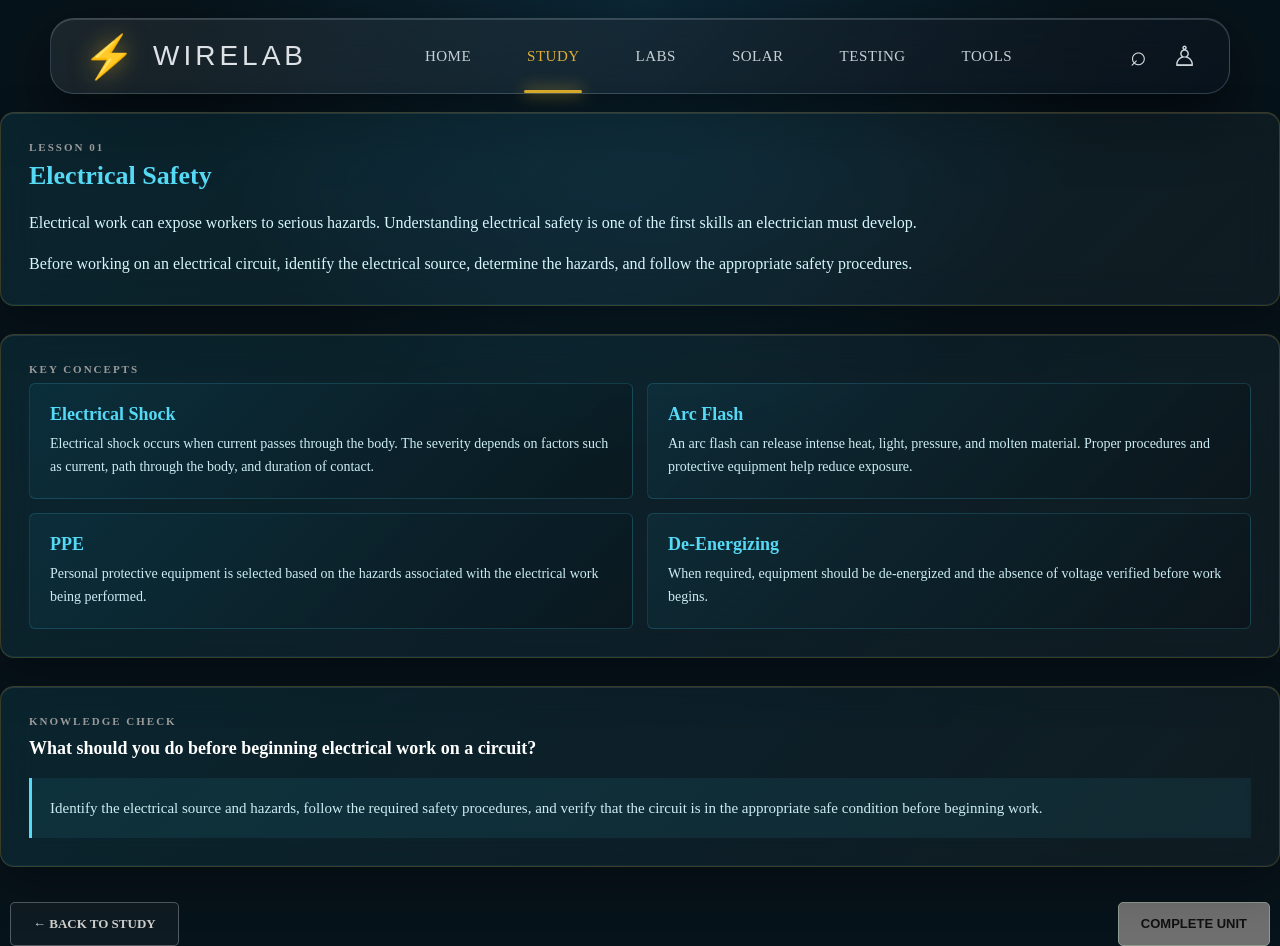
<file: study/units/electrical-safety.html>
<!DOCTYPE html>
<html lang="en">

<head>
    <meta charset="UTF-8">
    <meta name="viewport" content="width=device-width, initial-scale=1.0">
    <title>WireLab — Study</title>
    <link rel="stylesheet" href="../../nav.css">
    <link rel="stylesheet" href="electrical-safety.css">
</head>
<body class="lab-page">
<!-- SHARED SITE HEADER / NAVIGATION -->
<header class="site-header">
    <div class="header-glass">
        <div class="brand">
            <div class="brand-icon"> ⚡ </div>
            <div> <h1>WIRELAB</h1> </div>
        </div>

        <nav class="site-navigation">
        <a href="../../index.html" class="nav-button">HOME</a>
        <a href="../../study/study.html" class="nav-button active">STUDY</a>
        <a href="../../labs/labs.html" class="nav-button">LABS</a>
        <a href="../../solar/solar.html" class="nav-button">SOLAR</a>
        <a href="../../testing/testing.html" class="nav-button">TESTING</a>
        <a href="../../tools/tools.html" class="nav-button">TOOLS</a>
        </nav>

        <div class="header-icons">
            <span>⌕</span>
            <span>♙</span>
        </div>
    </div>
</header>



<!-- =====================================================
     LESSON
====================================================== -->

<section class="unit01-lesson">

    <div class="unit01-section-label">
        LESSON 01
    </div>

    <div class="unit01-section-title">
        Electrical Safety
    </div>

    <p class="unit01-text">
        Electrical work can expose workers to serious hazards.
        Understanding electrical safety is one of the first
        skills an electrician must develop.
    </p>

    <p class="unit01-text">
        Before working on an electrical circuit, identify the
        electrical source, determine the hazards, and follow
        the appropriate safety procedures.
    </p>

</section>


<!-- =====================================================
     KEY CONCEPTS
====================================================== -->

<section class="unit01-concepts">

    <div class="unit01-section-label">
        KEY CONCEPTS
    </div>

    <div class="unit01-concept-grid">

        <div class="unit01-concept">

            <div class="unit01-concept-title">
                Electrical Shock
            </div>

            <div class="unit01-concept-text">
                Electrical shock occurs when current passes
                through the body. The severity depends on
                factors such as current, path through the body,
                and duration of contact.
            </div>

        </div>


        <div class="unit01-concept">

            <div class="unit01-concept-title">
                Arc Flash
            </div>

            <div class="unit01-concept-text">
                An arc flash can release intense heat, light,
                pressure, and molten material. Proper procedures
                and protective equipment help reduce exposure.
            </div>

        </div>


        <div class="unit01-concept">

            <div class="unit01-concept-title">
                PPE
            </div>

            <div class="unit01-concept-text">
                Personal protective equipment is selected based
                on the hazards associated with the electrical work
                being performed.
            </div>

        </div>


        <div class="unit01-concept">

            <div class="unit01-concept-title">
                De-Energizing
            </div>

            <div class="unit01-concept-text">
                When required, equipment should be de-energized
                and the absence of voltage verified before work
                begins.
            </div>

        </div>

    </div>

</section>


<!-- =====================================================
     KNOWLEDGE CHECK
====================================================== -->

<section class="unit01-check">

    <div class="unit01-section-label">
        KNOWLEDGE CHECK
    </div>

    <div class="unit01-question">
        What should you do before beginning electrical work
        on a circuit?
    </div>

    <div class="unit01-answer">
        Identify the electrical source and hazards, follow
        the required safety procedures, and verify that the
        circuit is in the appropriate safe condition before
        beginning work.
    </div>

</section>


<!-- =====================================================
     UNIT NAVIGATION
====================================================== -->

<div class="unit01-navigation">

    <a href="../study.html" class="unit01-back">
        ← BACK TO STUDY
    </a>

    <button
        type="button"
        class="unit01-complete"
        id="completeUnit">
        COMPLETE UNIT
    </button>

</div>


</main>

<script src="unit-01.js"></script>

</body>

</html>
</file>
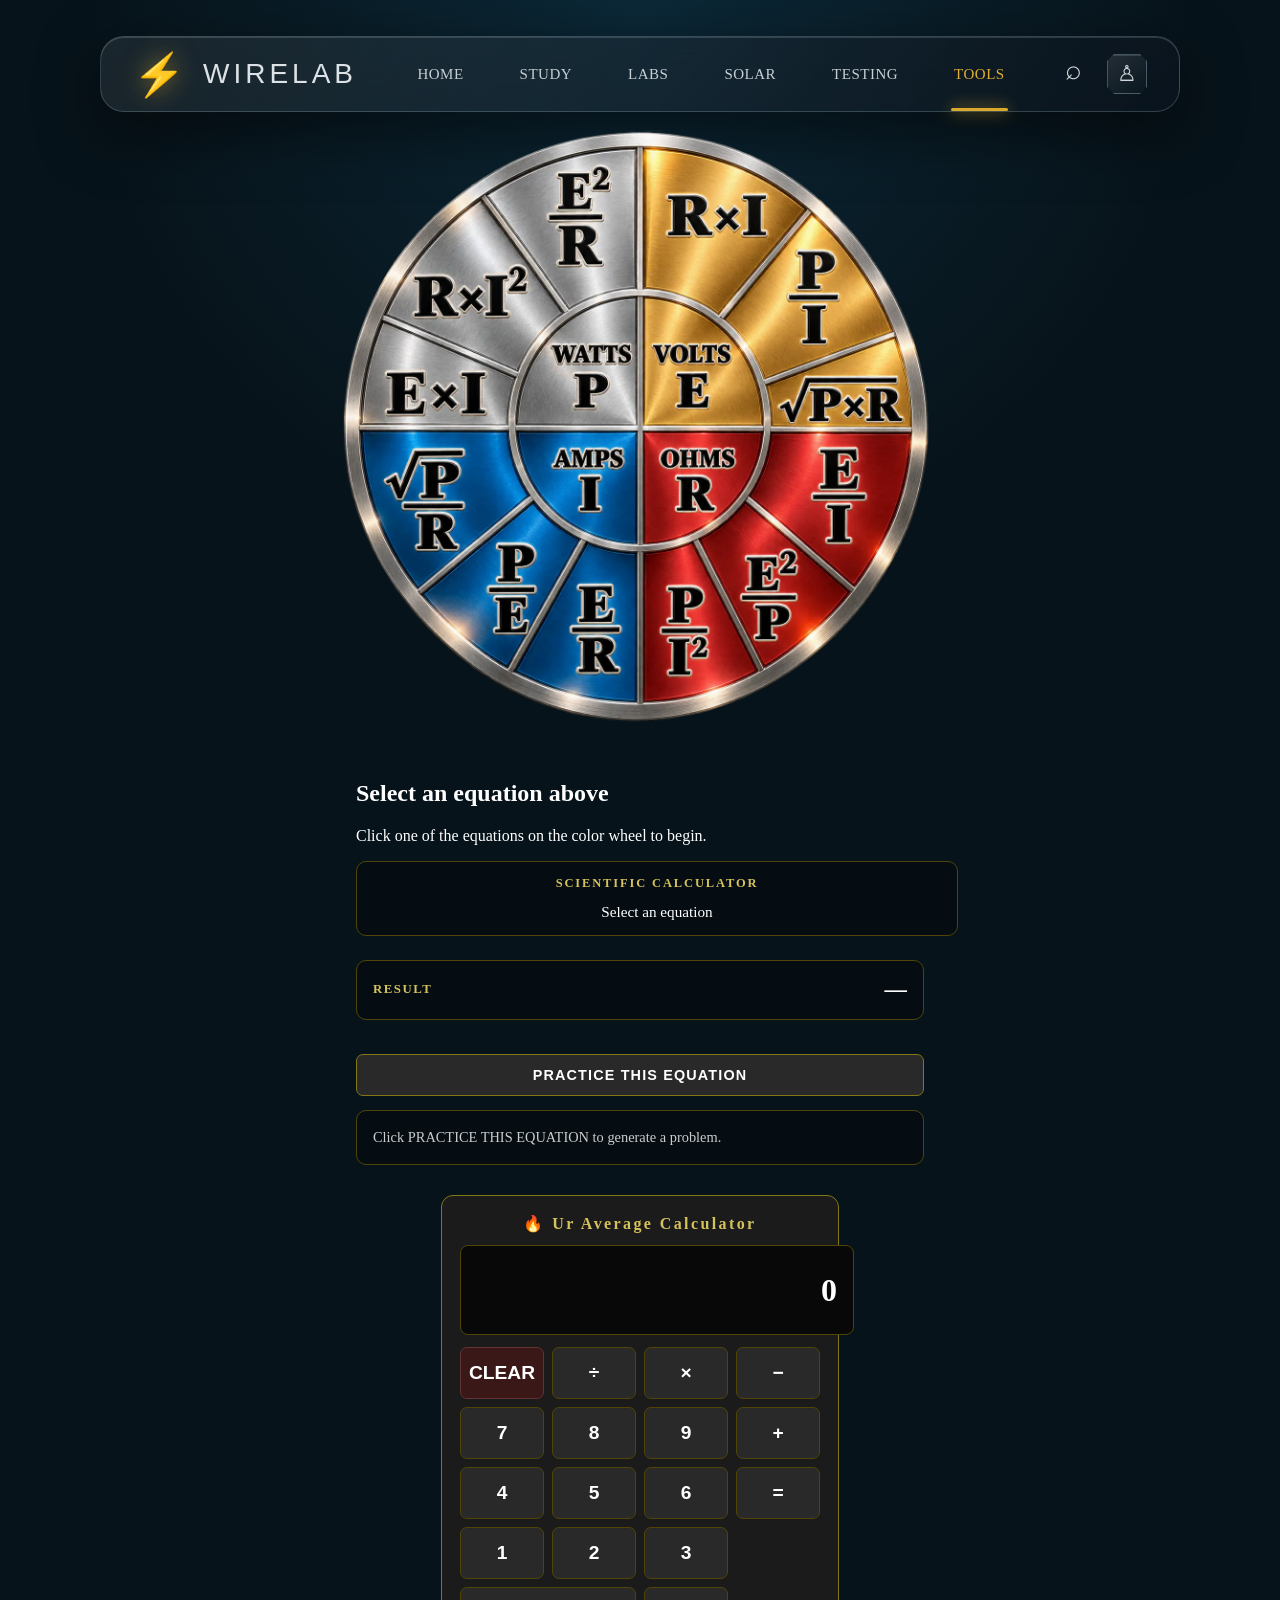
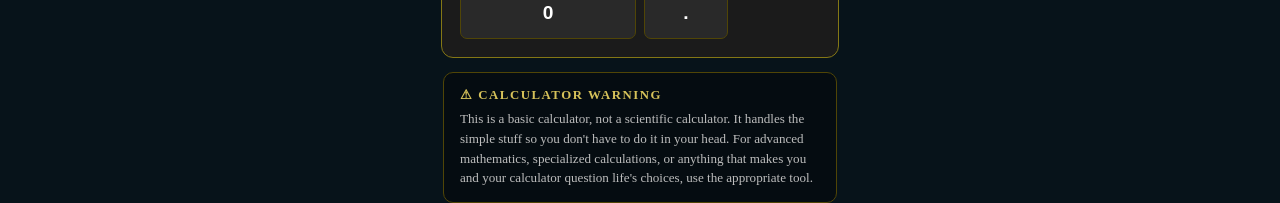
<file: tools/color-wheel/color-wheel.html>
<!DOCTYPE html>
<html lang="en">
<head>
    <meta charset="UTF-8">
    <meta name="viewport" content="width=device-width, initial-scale=1.0">

    <title>wire-lab — Virtual Electrical Training</title>

    <link rel="stylesheet" href="../../nav.css">
    <link rel="stylesheet" href="color-wheel.css">
</head>

<body>

<header class="site-header"><header class="site-header">
    <div class="header-glass">
        <div class="brand">
            <div class="brand-icon"> ⚡ </div>
            <div> <h1>WIRELAB</h1> </div>
        </div>

        <nav class="site-navigation">
        <a href="../../index.html" class="nav-button">HOME</a>
        <a href="../../study/study.html" class="nav-button">STUDY</a>
        <a href="../../labs/labs.html" class="nav-button">LABS</a>
        <a href="../../solar/solar.html" class="nav-button">SOLAR</a>
        <a href="../../testing/testing.html" class="nav-button">TESTING</a>
        <a href="../../tools/tools.html" class="nav-button active">TOOLS</a>
        </nav>

        <div class="header-icons">
        <span>⌕</span>
        <a href="../../accounts/index.html" class="profile-square">♙</a>
        </div>
        
    </div>
</header>


<main class="color-wheel-page">

    <!-- =================================================
         COLOR WHEEL
    ================================================== -->

    <img
        src="../../z-images/color-wheel.webp"
        class="color-wheel"
        alt="Ohm's Law and Power Color Wheel"
    >


    <!-- =================================================
         INTERACTIVE HOTSPOTS
    ================================================== -->

    <svg
        class="wheel-hotspots"
        viewBox="0 0 1254 1254"
        preserveAspectRatio="xMidYMid meet"
        aria-label="Interactive electrical equations"
    >

        <!-- POWER -->

        <polygon
            class="wheel-hotspot"
            data-equation="E × I"
            points="44,622 96,372 398,512 380,620"
        />

        <polygon
            class="wheel-hotspot"
            data-equation="R × I²"
            points="93,374 310,126 489,400 400,512"
        />

        <polygon
            class="wheel-hotspot"
            data-equation="E² / R"
            points="308,130 627,31 625,353 489,396"
        />


        <!-- VOLTAGE -->

        <polygon
            class="wheel-hotspot"
            data-equation="R × I"
            points="625,30 953,140 766,397 628,354"
        />

        <polygon
            class="wheel-hotspot"
            data-equation="P / I"
            points="957,142 1147,385 853,513 768,397"
        />

        <polygon
            class="wheel-hotspot"
            data-equation="√(P × R)"
            points="854,514 1146,382 1192,622 872,620"
        />


        <!-- RESISTANCE -->

        <polygon
            class="wheel-hotspot"
            data-equation="E / I"
            points="871,622 1192,622 1068,961 834,749"
        />

        <polygon
            class="wheel-hotspot"
            data-equation="E² / P"
            points="834,751 1069,960 885,1128 734,838"
        />

        <polygon
            class="wheel-hotspot"
            data-equation="P / I²"
            points="628,863 626,1204 892,1145 732,840"
        />


        <!-- CURRENT -->

        <polygon
            class="wheel-hotspot"
            data-equation="E / R"
            points="626,863 628,1210 362,1127 522,840"
        />

        <polygon
            class="wheel-hotspot"
            data-equation="P / E"
            points="520,841 356,1131 161,959 418,748"
        />

        <polygon
            class="wheel-hotspot"
            data-equation="√(P / R)"
            points="418,745 164,960 42,621 380,620"
        />

    </svg>


    <!-- =================================================
         CALCULATOR
    ================================================== -->

    <section class="calculator">

        <h2 id="selectedEquation">
            Select an equation above
        </h2>


        <p id="equationDescription">
            Click one of the equations on the color wheel to begin.
        </p>


        <!-- =================================================
             SCIENTIFIC CALCULATOR KEYSTROKES
        ================================================== -->

        <div
            id="scientificKeystrokes"
            class="scientific-keystrokes"
            aria-live="polite"
        >

            <div class="scientific-keystrokes-title">
                SCIENTIFIC CALCULATOR
            </div>

            <div
                id="keystrokeDisplay"
                class="keystroke-display"
            >
                Select an equation
            </div>

        </div>


        <!-- =================================================
             EQUATION INPUTS
        ================================================== -->

        <div id="calculatorInputs"></div>


        <!-- =================================================
             RESULT
        ================================================== -->

        <div class="calculator-result">

            <span>RESULT</span>

            <strong id="resultValue">
                —
            </strong>

        </div>


        <!-- =================================================
             FIELD INFORMATION
        ================================================== -->

        <div class="field-information">

            <p id="fieldUse"></p>

            <p id="fieldExample"></p>

            <p id="fieldUseExample"></p>

        </div>


        <!-- =================================================
             PRACTICE
        ================================================== -->

        <button
            id="practiceButton"
            type="button"
        >
            PRACTICE THIS EQUATION
        </button>


        <div id="practiceBox">
            Click PRACTICE THIS EQUATION to generate a problem.
        </div>


        <!-- =================================================
             BASIC CALCULATOR
        ================================================== -->

        <div class="basic-calculator">

            <div class="basic-calculator-title">
                🔥 Ur Average Calculator
            </div>


            <div
                id="basicDisplay"
                class="basic-display"
            >
                0
            </div>


            <div class="basic-calculator-buttons">

                <button
                    type="button"
                    data-calc="clear"
                    class="calc-clear"
                >
                    CLEAR
                </button>

                <button
                    type="button"
                    data-calc="operator"
                    data-value="/"
                >
                    ÷
                </button>

                <button
                    type="button"
                    data-calc="operator"
                    data-value="*"
                >
                    ×
                </button>

                <button
                    type="button"
                    data-calc="operator"
                    data-value="-"
                >
                    −
                </button>


                <button
                    type="button"
                    data-calc="number"
                    data-value="7"
                >
                    7
                </button>

                <button
                    type="button"
                    data-calc="number"
                    data-value="8"
                >
                    8
                </button>

                <button
                    type="button"
                    data-calc="number"
                    data-value="9"
                >
                    9
                </button>

                <button
                    type="button"
                    data-calc="operator"
                    data-value="+"
                >
                    +
                </button>


                <button
                    type="button"
                    data-calc="number"
                    data-value="4"
                >
                    4
                </button>

                <button
                    type="button"
                    data-calc="number"
                    data-value="5"
                >
                    5
                </button>

                <button
                    type="button"
                    data-calc="number"
                    data-value="6"
                >
                    6
                </button>

                <button
                    type="button"
                    data-calc="equals"
                >
                    =
                </button>


                <button
                    type="button"
                    data-calc="number"
                    data-value="1"
                >
                    1
                </button>

                <button
                    type="button"
                    data-calc="number"
                    data-value="2"
                >
                    2
                </button>

                <button
                    type="button"
                    data-calc="number"
                    data-value="3"
                >
                    3
                </button>

                <button
                    type="button"
                    data-calc="number"
                    data-value="0"
                    class="calc-zero"
                >
                    0
                </button>


                <button
                    type="button"
                    data-calc="number"
                    data-value="."
                >
                    .
                </button>

            </div>

        </div>


        <!-- =================================================
             BASIC CALCULATOR WARNING
        ================================================== -->

        <div class="basic-calculator-warning">

            <div class="warning-label">
                ⚠ CALCULATOR WARNING
            </div>

            <p>
                This is a basic calculator, not a scientific calculator.
                It handles the simple stuff so you don't have to do it
                in your head. For advanced mathematics, specialized
                calculations, or anything that makes you and your calculator
                question life's choices, use the appropriate tool.
            </p>

        </div>

    </section>

</main>


<script src="color-wheel.js"></script>

</body>
</html>
</file>
<file: nav.css>
/* =====================================================
   WIRELAB FUTURE GLASS NAVBAR
===================================================== */


html {
    background:#07131a;
    overflow-y:scroll;
}


body {

    margin:0;

    background:
    radial-gradient(
        circle at top,
        rgba(20,80,110,.35),
        transparent 40%
    ),
    #07131a;

    color:white;

}

.site-header h1 {
    font-family: Impact, Haettenschweiler, "Arial Narrow", sans-serif;
}



/* FLOATING NAV */

.site-header {

    width:100%;

    padding:

    18px clamp(20px, 4vw, 50px);

    position:relative;

    box-sizing:border-box;

}



.header-glass {

    width:100%;

    max-width:1600px;

    margin:auto;


    min-height:76px;


    display:flex;

    align-items:center;

    justify-content:space-between;


    padding:

    0 clamp(16px, 3vw, 32px);


    box-sizing:border-box;


    border-radius:24px;


    background:

    linear-gradient(
        135deg,
        rgba(255,255,255,.08),
        rgba(10,20,30,.75)
    );


    border:1px solid rgba(160,190,210,.25);


    backdrop-filter:blur(18px);

    -webkit-backdrop-filter:blur(18px);


    box-shadow:

    inset 0 1px 0 rgba(255,255,255,.15),

    0 20px 60px rgba(0,0,0,.55);


}





/* BRAND */


.brand {


display:flex;

align-items:center;

gap:18px;


}



.brand-icon {


font-size:42px;

color:#d9aa2b;


filter:

drop-shadow(
0 0 12px rgba(218,170,43,.6)
);


}



.brand h1 {


margin:0;

font-size:28px;

font-weight:500;

letter-spacing:4px;

color:#dce2e5;


}




/* NAVIGATION */


.site-navigation {


display:flex;

gap:12px;

align-items:center;


}



.nav-button {


position:relative;


padding:

28px 22px;


color:#c6d0d5;


text-decoration:none;


font-size:15px;

letter-spacing:.5px;


transition:.3s;


}




.nav-button:hover {


color:white;


}




/* GOLD ACTIVE */


.nav-button.active {


color:#e0ae32;


}



.nav-button.active::after {


content:"";


position:absolute;


bottom:0;

left:20%;

right:20%;


height:3px;


background:#d9aa2b;


box-shadow:

0 0 15px #d9aa2b;


border-radius:10px;


}





/* ICONS */


.header-icons {


display:flex;

gap:25px;


font-size:28px;


color:#d0d7db;


}




.header-icons span {


cursor:pointer;


transition:.3s;


}


.header-icons span:hover {


color:#d9aa2b;


}





/* =====================================================
   PROFILE SQUARE
===================================================== */

.profile-square {

    width:40px;
    height:40px;

    display:flex;

    align-items:center;
    justify-content:center;

    box-sizing:border-box;

    color:#d0d7db;

    text-decoration:none;

    font-size:22px;

    background:
    linear-gradient(
        145deg,
        rgba(255,255,255,.10),
        rgba(10,25,32,.75)
    );

    border:1px solid rgba(160,190,210,.35);

    clip-path:
    polygon(
        7px 0,
        calc(100% - 7px) 0,
        100% 7px,
        100% calc(100% - 7px),
        calc(100% - 7px) 100%,
        7px 100%,
        0 calc(100% - 7px),
        0 7px
    );

    box-shadow:
    inset 0 1px 0 rgba(255,255,255,.12),
    0 0 15px rgba(50,180,210,.10);

}

.profile-square:hover {

    color:#d9aa2b;

    border-color:rgba(217,170,43,.55);

    box-shadow:
    inset 0 1px 0 rgba(255,255,255,.15),
    0 0 18px rgba(217,170,43,.18);

}



/* =====================================================
   RESPONSIVE NAVIGATION
===================================================== */
@media(max-width:1100px){

.site-navigation {
    gap:4px;
}

.nav-button {
    padding:
    28px 12px;
    font-size:13px;
}

.brand h1 {
    font-size:22px;
}

.brand-icon {
    font-size:34px;
}

.header-icons {
    gap:12px;
    font-size:24px;
}
}

@media(max-width:800px){
.site-header {
    padding:
    12px;
}

.header-glass {
    min-height:auto;
    padding:
    14px 16px;
    flex-wrap:wrap;
    gap:15px;
}

.brand {
    width:100%;
    justify-content:center;
}

.site-navigation {
    order:3;
    width:100%;
    overflow-x:auto;
    justify-content:flex-start;
    scrollbar-width:none;
}

.site-navigation::-webkit-scrollbar {
    display:none;
}

.nav-button {
    flex:
    0 0 auto;
    padding:
    12px 14px;
    font-size:12px;
}

.header-icons {
    position:absolute;
    right:20px;
    top:25px;
}
}

@media(max-width:500px){
.brand h1 {
    font-size:18px;
    letter-spacing:3px;
}

.brand-icon {


    font-size:28px;


}

.nav-button {
    padding:
    10px 10px;
    font-size:11px;
}

.profile-square {

    width:34px;
    height:34px;

    font-size:19px;

}




}



/* =========================================================
   DISABLE NAVBAR LOAD ANIMATION
========================================================= */
.site-header,
.site-navigation,
.site-header *,
.site-navigation * {
    animation: none !important;
    transition: none !important;
}
</file>
<file: accounts/style.css>
/* =========================================================
WIRELAB ACCOUNTS
ACCOUNTS PAGE CSS ONLY
========================================================= */

/* =========================================================
PAGE BACKGROUND
========================================================= */

html {
background: #07131a;
}

body {

margin: 0;

background:
    radial-gradient(
        circle at 50% 0%,
        rgba(20, 100, 130, .28),
        transparent 45%
    ),
    #07131a;

color: white;

}

/* =========================================================
ACCOUNT PAGE
========================================================= */

.account-page {

width: min(1100px, calc(100% - 32px));

margin: 40px auto 80px;

}

/* =========================================================
ACCOUNT HERO
========================================================= */

.account-hero {

display: flex;

align-items: center;

gap: 22px;

padding: 28px;

margin-bottom: 22px;

background:
    linear-gradient(
        135deg,
        rgba(15, 80, 100, .32),
        rgba(5, 20, 28, .72)
    );

border: 1px solid rgba(80, 210, 235, .28);

border-radius: 20px;

box-shadow:
    0 15px 40px rgba(0, 0, 0, .35),
    inset 0 1px 0 rgba(255, 255, 255, .06);

backdrop-filter: blur(14px);

}

.account-icon {

width: 72px;

height: 72px;

flex-shrink: 0;

display: flex;

align-items: center;

justify-content: center;

border-radius: 50%;

background:
    radial-gradient(
        circle,
        rgba(70, 200, 225, .22),
        rgba(10, 35, 45, .7)
    );

border: 1px solid rgba(90, 220, 240, .4);

color: #8be8f7;

font-size: 36px;

box-shadow:
    0 0 25px rgba(60, 200, 230, .12);

}

.account-label {

display: block;

margin-bottom: 6px;

color: #79d9e9;

font-size: 12px;

font-weight: 700;

letter-spacing: 2px;

}

.account-hero h2 {

margin: 0 0 8px;

font-size: clamp(25px, 4vw, 38px);

font-weight: 700;

}

.account-hero p {

margin: 0;

max-width: 650px;

color: rgba(255, 255, 255, .68);

line-height: 1.6;

}

/* =========================================================
ACCOUNT CARDS
========================================================= */

.account-card {

margin-bottom: 22px;

padding: 26px;

background:
    linear-gradient(
        145deg,
        rgba(18, 48, 60, .58),
        rgba(5, 17, 24, .78)
    );

border: 1px solid rgba(70, 190, 220, .22);

border-radius: 18px;

box-shadow:
    0 12px 35px rgba(0, 0, 0, .28),
    inset 0 1px 0 rgba(255, 255, 255, .04);

backdrop-filter: blur(12px);

}

/* =========================================================
CARD HEADING
========================================================= */

.card-heading {

display: flex;

align-items: center;

gap: 14px;

margin-bottom: 24px;

}

.card-icon {

width: 42px;

height: 42px;

display: flex;

align-items: center;

justify-content: center;

flex-shrink: 0;

border-radius: 12px;

background: rgba(50, 190, 220, .09);

border: 1px solid rgba(80, 210, 235, .22);

color: #7ce2f2;

font-size: 20px;

}

.card-heading h3 {

margin: 0 0 4px;

font-size: 15px;

letter-spacing: 1.5px;

}

.card-heading p {

margin: 0;

color: rgba(255, 255, 255, .48);

font-size: 13px;

}

/* =========================================================
PROFILE
========================================================= */

.profile-content {

display: flex;

align-items: center;

gap: 16px;

padding: 18px;

margin-bottom: 18px;

background: rgba(0, 0, 0, .16);

border: 1px solid rgba(255, 255, 255, .06);

border-radius: 14px;

}

.profile-avatar {

width: 58px;

height: 58px;

display: flex;

align-items: center;

justify-content: center;

flex-shrink: 0;

border-radius: 50%;

background: rgba(65, 200, 225, .1);

border: 1px solid rgba(85, 215, 235, .28);

color: #8be8f7;

font-size: 28px;

}

.profile-info {

display: flex;

flex-direction: column;

gap: 6px;

}

.profile-name {

font-size: 17px;

font-weight: 600;

}

.profile-status {

color: #73d8a1;

font-size: 10px;

font-weight: 700;

letter-spacing: 1.5px;

}

/* =========================================================
ACCOUNT BUTTON
========================================================= */

.account-button {

width: 100%;

padding: 13px 18px;

border: 1px solid rgba(90, 210, 230, .28);

border-radius: 10px;

background: rgba(50, 180, 210, .08);

color: #8be8f7;

font-size: 12px;

font-weight: 700;

letter-spacing: 1.2px;

cursor: pointer;

transition:
    background .2s ease,
    border-color .2s ease,
    transform .2s ease;

}

.account-button {

background: rgba(50, 190, 220, .16);

border-color: rgba(100, 225, 240, .5);

}

.account-button {

transform: scale(.99);

}

/* =========================================================
PROGRESS GRID
========================================================= */

.progress-grid {

display: grid;

grid-template-columns:
    repeat(2, minmax(0, 1fr));

gap: 14px;

}

.progress-item {

padding: 17px;

background: rgba(0, 0, 0, .16);

border: 1px solid rgba(255, 255, 255, .06);

border-radius: 13px;

}

.progress-item-top {

display: flex;

align-items: center;

justify-content: space-between;

gap: 12px;

margin-bottom: 12px;

}

.progress-item-top span {

color: rgba(255, 255, 255, .7);

font-size: 11px;

font-weight: 700;

letter-spacing: 1.3px;

}

.progress-item-top strong {

color: #8be8f7;

font-size: 12px;

}

/* =========================================================
PROGRESS BAR
========================================================= */

.progress-bar {

width: 100%;

height: 6px;

overflow: hidden;

background: rgba(255, 255, 255, .07);

border-radius: 20px;

}

.progress-fill {

width: 0%;

height: 100%;

border-radius: inherit;

background:
    linear-gradient(
        90deg,
        #268da5,
        #75e1f1
    );

box-shadow:
    0 0 12px rgba(80, 215, 235, .25);

transition: width .4s ease;

}

/* =========================================================
SETTINGS
========================================================= */

.settings-list {

display: flex;

flex-direction: column;

gap: 9px;

}

.settings-button {

width: 100%;

display: flex;

align-items: center;

gap: 14px;

padding: 15px 16px;

border: 1px solid rgba(255, 255, 255, .06);

border-radius: 13px;

background: rgba(0, 0, 0, .14);

color: white;

text-align: left;

cursor: pointer;

transition:
    background .2s ease,
    border-color .2s ease,
    transform .2s ease;

}

.settings-button {

background: rgba(50, 180, 210, .08);

border-color: rgba(80, 210, 235, .2);

}

.settings-button {

transform: scale(.995);

}

.settings-symbol {

width: 34px;

height: 34px;

display: flex;

align-items: center;

justify-content: center;

flex-shrink: 0;

border-radius: 9px;

background: rgba(60, 190, 220, .08);

color: #7ddfed;

font-size: 17px;

}

.settings-text {

display: flex;

flex-direction: column;

gap: 4px;

flex: 1;

}

.settings-text strong {

font-size: 13px;

}

.settings-text small {

color: rgba(255, 255, 255, .43);

font-size: 11px;

}

.settings-arrow {

color: rgba(255, 255, 255, .35);

font-size: 22px;

}

/* =========================================================
RESET BUTTON
========================================================= */

.danger-button .settings-symbol {

color: #e4b56b;

}

.danger-button {

border-color: rgba(225, 170, 90, .28);

}

/* =========================================================
TABLET
========================================================= */

@media (max-width: 700px) {

.account-page {

    width: min(
        100% - 22px,
        600px
    );

    margin-top: 25px;

}


.account-hero {

    padding: 22px;

}


.account-card {

    padding: 20px;

}

}

/* =========================================================
MOBILE
========================================================= */

@media (max-width: 520px) {

.account-page {

    width: calc(100% - 16px);

    margin-top: 18px;

    margin-bottom: 50px;

}


.account-hero {

    align-items: flex-start;

    gap: 15px;

    padding: 18px;

    border-radius: 16px;

}


.account-icon {

    width: 52px;

    height: 52px;

    font-size: 26px;

}


.account-hero h2 {

    font-size: 24px;

}


.account-hero p {

    font-size: 13px;

}


.account-card {

    padding: 17px;

    border-radius: 15px;

}


.progress-grid {

    grid-template-columns: 1fr;

}


.profile-content {

    padding: 14px;

}

}
</file>
<file: study/study.css>
html {
    overflow-y: scroll;
}


/* =========================================================
   STUDY CONTENT
========================================================= */
.study-content {
    width: min(1200px, calc(100% - 40px));
    margin: 0 auto;
    padding: 0px 0 60px;
    box-sizing: border-box;
}


/* =========================================================
   MAIN GLASS PANELS
========================================================= */

.course-overview,
.study-section,
.study-next {

    background:
        linear-gradient(
            135deg,
            rgba(92, 219, 239, 0.10),
            rgba(255, 255, 255, 0.035)
        );

    border: 1px solid rgba(91, 213, 235, 0.22);

    border-radius: 18px;

    box-shadow:
        0 18px 45px rgba(0, 0, 0, 0.32),
        inset 0 1px 0 rgba(255, 255, 255, 0.10),
        inset 0 -1px 0 rgba(70, 190, 215, 0.06);

    backdrop-filter: blur(18px);
    -webkit-backdrop-filter: blur(18px);
}


/* =========================================================
   STUDY INTRO
========================================================= */

.study-intro {

    width: 100%;

    box-sizing: border-box;

    margin: 0 0 22px;

    padding: 22px;

    text-align: center;

    overflow: hidden;
}


/* =========================================================
   STUDY INTRO IMAGE
========================================================= */

.study-intro-image {
    display: block;

    width: 100%;
    max-width: none;

    height: auto;

    margin: 0 0 24px;

    border-radius: 14px;

    box-shadow:
        0 12px 30px rgba(0, 0, 0, 0.30),
        0 0 25px rgba(47, 193, 219, 0.08);
}


/* =========================================================
   STUDY INTRO TEXT
========================================================= */

.study-intro-text {

    width: 100%;
    max-width: 850px;

    margin: 0 auto;
}


.study-intro-label {

    display: block;

    margin: 0;

    color: #67d8e9;

    font-size: 11px;
    font-weight: 700;

    line-height: 1.2;

    letter-spacing: 2.5px;

    text-shadow:
        0 0 12px rgba(77, 214, 235, 0.25);
}


.study-intro-title {

    display: block;

    margin: 8px 0 0;

    color: #ffffff;

    font-size: clamp(32px, 4vw, 52px);

    font-weight: 700;

    line-height: 1.05;

    text-shadow:
        0 3px 20px rgba(0, 0, 0, 0.30);
}


.study-intro-description {

    display: block;

    max-width: 760px;

    margin: 14px auto 0;

    color: rgba(225, 246, 250, 0.72);

    font-size: 15px;

    line-height: 1.65;
}


/* =========================================================
   COURSE OVERVIEW
========================================================= */

.course-overview {

    display: flex;

    align-items: center;
    justify-content: space-between;

    gap: 30px;

    width: 100%;

    box-sizing: border-box;

    padding: 25px;

    margin: 0 0 22px;
}


.course-overview-text {

    flex: 1;

    min-width: 0;
}


.course-overview-label {

    display: block;

    color: #67d8e9;

    font-size: 10px;

    font-weight: 700;

    letter-spacing: 2px;
}


.course-overview-title {

    display: block;

    margin: 7px 0 0;

    color: #f4fbfc;

    font-size: 25px;

    font-weight: 700;

    line-height: 1.2;
}


.course-overview-description {

    display: block;

    margin: 8px 0 0;

    color: rgba(216, 239, 244, 0.62);

    font-size: 14px;

    line-height: 1.5;
}


/* =========================================================
   COURSE PROGRESS
========================================================= */

.course-progress {

    width: 280px;

    flex: 0 0 280px;

    padding: 17px;

    box-sizing: border-box;

    border: 1px solid rgba(92, 211, 233, 0.20);

    border-radius: 12px;

    background:
        rgba(2, 19, 26, 0.38);

    box-shadow:
        inset 0 1px 0 rgba(255, 255, 255, 0.06);
}


.course-progress-heading {

    display: flex;

    align-items: center;
    justify-content: space-between;

    color: rgba(216, 239, 244, 0.58);

    font-size: 10px;

    font-weight: 700;

    letter-spacing: 1.5px;
}


.course-progress-heading strong {

    color: #67d8e9;

    font-size: 16px;

    letter-spacing: 0;

    text-shadow:
        0 0 10px rgba(75, 211, 233, 0.30);
}


.course-progress-track {

    width: 100%;

    height: 6px;

    margin: 12px 0 10px;

    overflow: hidden;

    border-radius: 10px;

    background:
        rgba(255, 255, 255, 0.08);
}


.course-progress-fill {

    width: 0;

    height: 100%;

    border-radius: inherit;

    background:
        linear-gradient(
            90deg,
            #249bb5,
            #67d8e9
        );

    box-shadow:
        0 0 12px rgba(70, 210, 235, 0.35);

    transition:
        width 0.35s ease;
}


.course-progress-count {

    color: rgba(216, 239, 244, 0.45);

    font-size: 11px;
}


/* =========================================================
   TABLE OF CONTENTS
========================================================= */

.study-toc {

    width: 100%;

    margin: 0;
    padding: 0;
}


/* =========================================================
   STUDY SECTION
========================================================= */

.study-section {

    width: 100%;

    box-sizing: border-box;

    margin: 0 0 22px;

    padding: 22px;
}


/* =========================================================
   SECTION HEADING
========================================================= */

.study-section-heading {

    display: flex;

    align-items: center;

    gap: 16px;

    margin: 0 0 18px;
}


.study-section-number {

    display: flex;

    align-items: center;
    justify-content: center;

    width: 48px;
    height: 48px;

    flex: 0 0 48px;

    box-sizing: border-box;

    border: 1px solid rgba(91, 213, 235, 0.30);

    border-radius: 12px;

    color: #67d8e9;

    font-size: 14px;

    font-weight: 700;

    background:
        rgba(55, 190, 215, 0.07);

    box-shadow:
        inset 0 1px 0 rgba(255, 255, 255, 0.07),
        0 0 18px rgba(43, 192, 220, 0.06);
}


.study-section-info {

    min-width: 0;
}


.study-section-title {

    margin: 0;

    color: #f0fafc;

    font-size: 21px;

    font-weight: 700;

    line-height: 1.25;
}


.study-section-description {

    margin: 5px 0 0;

    color: rgba(211, 237, 242, 0.55);

    font-size: 13px;

    line-height: 1.5;
}


/* =========================================================
   UNIT GRID
========================================================= */

.study-unit-grid {

    display: grid;

    grid-template-columns:
        repeat(4, minmax(0, 1fr));

    gap: 12px;

    width: 100%;

    margin: 0;
    padding: 0;
}


/* =========================================================
   UNIT CARD
========================================================= */

.study-unit {

    display: flex;

    flex-direction: column;

    min-height: 180px;

    box-sizing: border-box;

    padding: 17px;

    text-decoration: none;

    border: 1px solid rgba(101, 211, 231, 0.16);

    border-radius: 13px;

    background:
        linear-gradient(
            145deg,
            rgba(72, 197, 220, 0.075),
            rgba(255, 255, 255, 0.018)
        );

    box-shadow:
        inset 0 1px 0 rgba(255, 255, 255, 0.065),
        0 7px 20px rgba(0, 0, 0, 0.22);

    transition:
        transform 0.18s ease,
        border-color 0.18s ease,
        background 0.18s ease,
        box-shadow 0.18s ease;
}


/* =========================================================
   UNIT CARD HOVER
========================================================= */

.study-unit:hover {

    transform: translateY(-3px);

    border-color:
        rgba(94, 216, 237, 0.48);

    background:
        linear-gradient(
            145deg,
            rgba(68, 203, 229, 0.14),
            rgba(255, 255, 255, 0.025)
        );

    box-shadow:
        0 14px 28px rgba(0, 0, 0, 0.30),
        0 0 20px rgba(53, 202, 229, 0.08),
        inset 0 1px 0 rgba(255, 255, 255, 0.10);
}


/* =========================================================
   UNIT TEXT
========================================================= */

.study-unit-number {

    display: block;

    color: rgba(174, 231, 239, 0.58);

    font-size: 10px;

    font-weight: 700;

    letter-spacing: 1.5px;
}


.study-unit-title {

    display: block;

    margin: 8px 0 0;

    color: #edfafd;

    font-size: 17px;

    font-weight: 700;

    line-height: 1.25;
}


.study-unit-description {

    display: block;

    margin: 8px 0 0;

    color: rgba(208, 235, 240, 0.54);

    font-size: 12px;

    line-height: 1.5;
}


.study-unit-status {

    display: block;

    margin-top: auto;

    padding-top: 14px;

    color: rgba(92, 211, 233, 0.70);

    font-size: 10px;

    font-weight: 700;

    letter-spacing: 1.2px;
}


/* =========================================================
   UNIT STATES
========================================================= */

.study-unit.current {

    border-color:
        rgba(98, 220, 239, 0.65);

    background:
        linear-gradient(
            145deg,
            rgba(56, 197, 222, 0.16),
            rgba(255, 255, 255, 0.025)
        );

    box-shadow:
        0 0 24px rgba(57, 202, 229, 0.10),
        inset 0 1px 0 rgba(255, 255, 255, 0.10);
}


.study-unit.completed {

    border-color:
        rgba(106, 211, 177, 0.38);
}


.study-unit.completed .study-unit-status {

    color:
        rgba(120, 220, 188, 0.75);
}


/* =========================================================
   NEXT STEP
========================================================= */

.study-next {

    width: 100%;

    box-sizing: border-box;

    margin: 0;

    padding: 25px;

    text-align: center;
}


.study-next-label {

    color: #67d8e9;

    font-size: 10px;

    font-weight: 700;

    letter-spacing: 2px;
}


.study-next-title {

    margin: 7px 0 0;

    color: #eefbfd;

    font-size: 18px;

    font-weight: 700;
}


.study-next-description {

    margin: 6px 0 0;

    color: rgba(207, 234, 239, 0.45);

    font-size: 12px;
}


/* =========================================================
   TABLET
========================================================= */

@media (max-width: 950px) {

    .study-unit-grid {

        grid-template-columns:
            repeat(2, minmax(0, 1fr));
    }


    .course-overview {

        align-items: stretch;

        flex-direction: column;
    }


    .course-progress {

        width: 100%;

        flex-basis: auto;
    }

}


/* =========================================================
   MOBILE
========================================================= */

@media (max-width: 600px) {

    html,
    body {

        overflow-x: hidden;

        -webkit-overflow-scrolling: touch;
    }


    .study-content {

        width: calc(100% - 20px);

        padding:
            16px 0 40px;
    }


    /* ---------------------------------------------
       INTRO
    --------------------------------------------- */

    .study-intro {

        padding: 15px;

        margin-bottom: 16px;

        border-radius: 16px;
    }


    .study-intro-image {

        width: 100%;

        margin-bottom: 18px;

        border-radius: 12px;
    }


    .study-intro-title {

        font-size: 31px;

        line-height: 1.08;
    }


    .study-intro-description {

        font-size: 13px;

        line-height: 1.55;
    }


    /* ---------------------------------------------
       COURSE OVERVIEW
    --------------------------------------------- */

    .course-overview {

        padding: 18px;

        margin-bottom: 16px;

        border-radius: 16px;
    }


    .course-overview-title {

        font-size: 21px;
    }


    .course-overview-description {

        font-size: 13px;
    }


    .course-progress {

        padding: 15px;

        border-radius: 11px;
    }


    /* ---------------------------------------------
       SECTION
    --------------------------------------------- */

    .study-section {

        padding: 17px;

        margin-bottom: 16px;

        border-radius: 16px;
    }


    .study-section-heading {

        gap: 11px;

        margin-bottom: 15px;

        align-items: flex-start;
    }


    .study-section-number {

        width: 40px;
        height: 40px;

        flex: 0 0 40px;

        border-radius: 10px;

        font-size: 12px;
    }


    .study-section-title {

        font-size: 17px;
    }


    .study-section-description {

        font-size: 12px;
    }


    /* ---------------------------------------------
       UNIT CARDS
    --------------------------------------------- */

    .study-unit-grid {

        grid-template-columns: 1fr;

        gap: 10px;
    }


    .study-unit {

        min-height: 150px;

        padding: 16px;

        border-radius: 12px;
    }


    .study-unit-title {

        font-size: 16px;
    }


    .study-unit-description {

        font-size: 12px;
    }


    /* ---------------------------------------------
       NEXT
    --------------------------------------------- */

    .study-next {

        padding: 22px 16px;

        border-radius: 16px;
    }

}


/* =========================================================
   MOBILE PERFORMANCE
   Keep the glass appearance without expensive blur
========================================================= */

@media (max-width: 768px) {

    .study-intro,
    .course-overview,
    .study-section,
    .study-unit,
    .study-next {

        backdrop-filter: none;

        -webkit-backdrop-filter: none;
    }


    .study-unit {

        transition:
            border-color 0.15s ease,
            background 0.15s ease;
    }


    .study-unit:hover {

        transform: none;
    }
}


/* =========================================================
   TOUCH DEVICES
========================================================= */

@media (hover: none) {

    .study-unit:hover {

        transform: none;
    }

}


/* =========================================================
   REDUCE MOTION
========================================================= */

@media (prefers-reduced-motion: reduce) {

    *,
    *::before,
    *::after {

        scroll-behavior: auto !important;

        transition-duration: 0.01ms !important;
    }

}


/* =========================================================
   COMPLETED UNIT CHECKMARK
========================================================= */

.study-unit {
    position: relative;
}

.study-unit-check {
    position: absolute;
    top: 10px;
    right: 10px;

    width: 24px;
    height: 24px;

    display: none;
    align-items: center;
    justify-content: center;

    border: 1px solid rgba(85, 217, 245, 0.45);
    border-radius: 50%;

    background: rgba(85, 217, 245, 0.12);

    color: #55d9f5;
    font-size: 15px;
    font-weight: 700;

    box-sizing: border-box;
}

/* Show checkmark when unit is completed */
.study-unit.completed .study-unit-check {
    display: flex;
}

/* =========================================================
   COMPLETED UNIT CHECKMARK
========================================================= */

.study-unit {
    position: relative;
}

.study-unit-check {
    position: absolute;
    top: 10px;
    right: 10px;

    width: 24px;
    height: 24px;

    display: flex;
    align-items: center;
    justify-content: center;

    box-sizing: border-box;

    border: 1px solid rgba(106, 211, 177, 0.45);
    border-radius: 50%;

    background: rgba(106, 211, 177, 0.10);
    color: #6ad3b1;

    font-size: 14px;
    font-weight: 700;

    opacity: 0;
    transform: scale(0.8);

    transition:
        opacity 0.2s ease,
        transform 0.2s ease;
}

.study-unit.completed .study-unit-check {
    opacity: 1;
    transform: scale(1);
}
</file>
<file: testing/testing.css>
/* =========================================================
   PAGE
========================================================= */
.testing-art2 {
    display: block;
    width: 100vw;
    max-width: none;
    height: auto;
    margin-left: calc(50% - 50vw);
    margin-right: calc(50% - 50vw);
    margin-bottom: 0;
}
.testing-page {
    width: 100%;
    margin: 0 auto;
    padding: 0 0 80px;
}

/* =========================================================
   INTRO
========================================================= */
.testing-intro {
    text-align: center;
    margin: 0;
    padding: 0;
}

.testing-intro h2 {
    margin: 0 0 10px;
}

.testing-intro p {
    max-width: 700px;
    margin: 0 auto;
    color: #ffffff;
    line-height: 1.6;
}

/* =========================================================
   CARD GRID
========================================================= */
.testing-grid {
    display: grid;
    grid-template-columns:
        repeat(4, 1fr);
    gap: 18px;
    align-items: start;
    grid-auto-flow: dense;
}

/* =========================================================
   BASE CARD
========================================================= */
.testing-card {
    position: relative;
    padding: 22px;
    border:
        1px solid
        #6d6218;
    border-radius: 8px;
    background:
        linear-gradient(
            145deg,
            #202d39,
            #171f27
        );
    box-shadow:
        0 8px 20px
        rgba(0, 0, 0, 0.25);
}

/* =========================================================
   CARD SIZES
========================================================= */
.testing-card-main {
    grid-column: span 3;
    min-height: 520px;
}
.testing-card-small {
    grid-column: span 1;
    min-height: 230px;
}
.testing-card-medium {
    grid-column: span 2;
    min-height: 230px;
}

/* =========================================================
   CARD HEADER
========================================================= */
.testing-card-header h3,
.testing-card h3 {
    margin: 8px 0 10px;
    color: #ffffff;
    font-size: 1.35rem;
}

.testing-card-header p,
.testing-card > p {
    margin: 0;
    color: #c8c8c8;
    line-height: 1.5;
}

/* =========================================================
   CARD LABEL
========================================================= */
.card-label {
    display: inline-block;
    color: #d4af37;
    font-size: 0.72rem;
    font-weight: 700;
    letter-spacing: 0.12em;
}

/* =========================================================
   TEST AREA
========================================================= */
.test-area {
    margin-top: 25px;
    padding: 25px;
    border:
        1px solid
        #4e4e4e;
    border-radius: 6px;
    background: #11181f;
}

/* =========================================================
   START AREA
========================================================= */
.test-start {
    text-align: center;
    padding: 35px 15px;
}
.test-start h4 {
    margin: 0 0 10px;
    color: #ffffff;
    font-size: 1.25rem;
}
.test-start p {
    margin: 0 0 25px;
    color: #bdbdbd;
}

/* =========================================================
   QUESTION AREA
========================================================= */
.question-progress {
    display: flex;
    justify-content: space-between;
    gap: 15px;
    margin-bottom: 10px;
    color: #d4af37;
    font-size: 0.75rem;
    font-weight: 700;
    letter-spacing: 0.08em;
}

/* =========================================================
   PROGRESS BAR
========================================================= */
.progress-track {
    width: 100%;
    height: 6px;
    margin-bottom: 25px;
    overflow: hidden;
    border-radius: 10px;
    background: #303840;
}
.progress-bar {
    width: 0%;
    height: 100%;
    background: #d4af37;
    transition: width 0.25s ease;
}

/* =========================================================
   QUESTION
========================================================= */
.question-area h4 {
    margin: 0 0 25px;
    color: #ffffff;
    font-size: 1.2rem;
    line-height: 1.5;
}

/* =========================================================
   ANSWER CHOICES
========================================================= */
.answer-choices {
    display: grid;
    gap: 10px;
}
.answer-choice {
    width: 100%;
    padding: 13px 15px;
    border:
        1px solid
        #555;
    border-radius: 5px;
    background: #202a33;
    color: #ffffff;
    text-align: left;
    font: inherit;
    cursor: pointer;
    transition:
        background 0.15s ease,
        border-color 0.15s ease;
}
.answer-choice:hover {
    border-color: #847715;
    background: #2b333b;
}
.answer-choice.correct {
    border-color: #7f9b65;
    background: #30432b;
}
.answer-choice.incorrect {
    border-color: #9b6565;
    background: #432b2b;
}

/* =========================================================
   FEEDBACK
========================================================= */
.answer-feedback {
    min-height: 25px;
    margin-top: 18px;
    color: #ffffff;
    line-height: 1.5;
}
.answer-feedback strong {
    color: #d4af37;
}

/* =========================================================
   BUTTON
========================================================= */
.test-button {
    margin-top: 20px;
    padding: 11px 20px;
    border:
        1px solid
        #847715;
    border-radius: 5px;
    background: #504506;
    color: #ffffff;
    font: inherit;
    font-weight: 700;
    cursor: pointer;
}
.test-button:hover {
    background: #66590a;
}

/* =========================================================
   TEST COMPLETE
========================================================= */
.test-complete {
    text-align: center;
    padding: 35px 15px;
}
.test-complete h4 {
    margin: 0 0 15px;
    color: #d4af37;
}
.test-complete p {
    color: #ffffff;
    font-size: 1.1rem;
}

/* =========================================================
   PROGRESS INFORMATION
========================================================= */
.testing-progress {
    display: grid;
    grid-template-columns:
        repeat(3, 1fr);
    gap: 10px;
    margin-top: 20px;
}
.testing-progress > div {
    padding: 14px;
    border:
        1px solid
        #454545;
    border-radius: 5px;
    background: #171f27;
    text-align: center;
}
.testing-progress span {
    display: block;
    margin-bottom: 5px;
    color: #9d9d9d;
    font-size: 0.68rem;
    font-weight: 700;
    letter-spacing: 0.08em;
}
.testing-progress strong {
    color: #d4af37;
    font-size: 1.2rem;
}

/* =========================================================
   RESET BUTTON
========================================================= */
.reset-button {
    display: block;
    margin: 18px auto 0;
    padding: 7px 12px;
    border: 1px solid #555;
    border-radius: 4px;
    background: transparent;
    color: #999;
    font-size: 0.72rem;
    cursor: pointer;
}
.reset-button:hover {
    border-color: #847715;
    color: #d4af37;
}

/* =========================================================
   MOBILE
========================================================= */
@media (max-width: 800px) {
    .testing-grid {
        grid-template-columns:
            1fr;
    }
    .testing-card-main,
    .testing-card-small,
    .testing-card-medium {
        grid-column: span 1;
    }
    .testing-card-main {
        min-height: auto;

    }
}


@media (max-width: 500px) {
    .testing-page {
        width: 94%;
        padding-top: 0;
    }
    .test-area {
        padding: 18px;
    }
    .testing-progress {
        grid-template-columns: 1fr;
    }

}
</file>
<file: tools/tools.css>
.tools-art {
    display: block;
    width: 100vw;
    max-width: none;
    height: auto;
    margin-top: 0px;
    margin-left: calc(50% - 50vw);
    margin-right: calc(50% - 50vw);
    margin-bottom: 0px;
}
 
 /* =========================================================
   TOOLS PAGE
========================================================= */
main {
    width: 100%;
    max-width: 1200px;
    margin: 0 auto;
    padding: 0 20px;
    box-sizing: border-box;
}
main h2 {
    
    text-align: center;
    font-family: 'Times New Roman', Times, serif;
   
    font-size: 2.2rem;
    letter-spacing: 0.15em;
}

/* =========================================================
   TOOLS GRID
========================================================= */
.tools-grid {
    display: grid;
    grid-template-columns: repeat(2, 1fr);
    gap: 20px;
    width: 100%;
}

/* =========================================================
   TOOL CARDS
========================================================= */
.tool-card {
    position: relative;
    min-height: 220px;
    display: flex;
    align-items: center;
    justify-content: center;
    text-align: center;
    text-decoration: none;
    border: 2px solid #105476;
    transition:
        background 0.2s ease,
        transform 0.2s ease;
}

/* =========================================================
   CLICKABLE TOOL
========================================================= */
a.tool-card:hover {
    background: #4a4a4a;
    transform: translateY(-3px);
}

/* =========================================================
   TOOL CONTENT
========================================================= */
.tool-card-content {
    display: flex;
    flex-direction: column;
    align-items: center;
    gap: 2px;
}
.tool-color-wheel {
    display: block;
    width: min(250px, 80%);
    height: auto;
    margin: 2px auto;
}
.tool-card h3 {
    margin: 0;

    color: #ffffff;
    font-size: 1.1rem;
    letter-spacing: 0.06em;
}
.tool-card p {
    margin: 0;
    color: #ffffff;
    font-size: 1.3rem;
    letter-spacing: 0.12em;
}

/* =========================================================
   STATUS
========================================================= */
.tool-status {
    margin-top: 10px;
    color: #d4af37;
    font-size: 1rem;
    font-weight: bold;
    letter-spacing: 0.12em;
}

/* =========================================================
   MOBILE
========================================================= */
@media (max-width: 700px) {
    .tools-grid {
        grid-template-columns: 1fr;
    }

    .tool-card {
        min-height: 180px;
    }

    main h2 {
        font-size: clamp(1.2rem, 6vw, 2.2rem);
        letter-spacing: 0.08em;
    }
}
</file>
<file: study/units/electrical-safety.css>
/* =========================================================
WIRELAB — UNIT 01
SAFETY
========================================================= */

/* =========================================================
PAGE
========================================================= */

.unit01-content {
    width: min(1100px, calc(100% - 40px));
    margin: 0 auto;
    padding: 0 0 60px;
    box-sizing: border-box;
}

/* =========================================================
UNIT HEADER
========================================================= */
.unit01-header {
    display: flex;
    align-items: center;
    gap: 18px;
    margin-bottom: 28px;
    padding: 22px 28px;
    border: 1px solid rgba(212, 175, 55, 0.22);
    border-radius: 8px;
    background: rgba(255, 255, 255, 0.035);
    box-sizing: border-box;
}

.unit01-number {
    flex-shrink: 0;
    color: #9a9a9a;
    font-size: 12px;
    font-weight: 700;
    letter-spacing: 2px;
}

.unit01-title {
    color: #d4af37;
    font-size: clamp(26px, 4vw, 40px);
    font-weight: 700;
}

.unit01-description {
    margin: 0 0 0 auto;
    max-width: 450px;
    color: #bdbdbd;
    font-size: 14px;
    line-height: 1.5;
}

/* =========================================================
LESSON SECTIONS
========================================================= */

.unit01-lesson,
.unit01-concepts,
.unit01-check {
margin-bottom: 28px;
padding: 28px;
border: 1px solid rgba(212, 175, 55, 0.22);
border-radius: 8px;
background: rgba(255, 255, 255, 0.035);
box-sizing: border-box;
}

.unit01-section-label {
margin-bottom: 8px;
color: #9a9a9a;
font-size: 11px;
font-weight: 700;
letter-spacing: 2px;
}

.unit01-section-title {
margin-bottom: 18px;
color: #d4af37;
font-size: 26px;
font-weight: 700;
}

.unit01-text {
margin: 0 0 14px;
color: #d0d0d0;
font-size: 16px;
line-height: 1.7;
}

.unit01-text:last-child {
margin-bottom: 0;
}

/* =========================================================
KEY CONCEPTS
========================================================= */

.unit01-concept-grid {
display: grid;
grid-template-columns: repeat(2, minmax(0, 1fr));
gap: 14px;
}

.unit01-concept {
padding: 20px;
border: 1px solid rgba(255, 255, 255, 0.10);
border-radius: 6px;
background: rgba(0, 0, 0, 0.18);
}

.unit01-concept-title {
margin-bottom: 8px;
color: #d4af37;
font-size: 18px;
font-weight: 700;
}

.unit01-concept-text {
color: #bdbdbd;
font-size: 14px;
line-height: 1.6;
}

/* =========================================================
KNOWLEDGE CHECK
========================================================= */

.unit01-question {
margin-bottom: 16px;
color: #ffffff;
font-size: 18px;
font-weight: 600;
line-height: 1.5;
}

.unit01-answer {
padding: 18px;
border-left: 3px solid #3773d4;
background: rgba(212, 175, 55, 0.06);
color: #c8c8c8;
font-size: 15px;
line-height: 1.6;
}

/* =========================================================
UNIT NAVIGATION
========================================================= */
.unit01-navigation {
display: flex;
align-items: center;
justify-content: space-between;
gap: 15px;
margin-top: 35px;
padding: 0 10px;
box-sizing: border-box;
}

.unit01-back,
.unit01-complete {
display: inline-flex;
align-items: center;
justify-content: center;
min-height: 44px;
padding: 0 22px;
border: 1px solid rgba(190, 195, 200, 0.38);
border-radius: 5px;
box-sizing: border-box;
font-size: 13px;
font-weight: 600;
text-decoration: none;
cursor: pointer;
}

.unit01-back {
color: #cfcfcd;
background: rgba(255, 255, 255, 0.035);
}

/* before clicking the complete button */
.unit01-complete {
color: #111111;
background: #6f6f6f;
border-color: #8f9a90;
}

.unit01-back:hover {
background: rgba(255, 255, 255, 0.08);
}

.unit01-complete:hover {
background: #52cbe6;
}

/* =========================================================
   UNIT 01 — BLUE LIGHTNING GLASS
========================================================= */

.unit01-lesson,
.unit01-concepts,
.unit01-check {
    border: 1px solid rgba(70, 210, 240, 0.28);
    border-radius: 14px;

    background:
        linear-gradient(
            135deg,
            rgba(40, 190, 230, 0.10),
            rgba(255, 255, 255, 0.035)
        );

    box-shadow:
        0 18px 45px rgba(0, 0, 0, 0.32),
        inset 0 1px 0 rgba(255, 255, 255, 0.10),
        inset 0 -1px 0 rgba(50, 190, 225, 0.08);

    backdrop-filter: blur(18px);
    -webkit-backdrop-filter: blur(18px);
}

.unit01-section-title {
    color: #55d9f5;
}

.unit01-text {
    color: #d7f7fc;
}

.unit01-concept {
    border-color: rgba(70, 210, 240, 0.18);
    background:
        linear-gradient(
            135deg,
            rgba(30, 180, 220, 0.08),
            rgba(0, 0, 0, 0.20)
        );
}

.unit01-concept-title {
    color: #55d9f5;
}

.unit01-concept-text {
    color: #ccecf2;
}

.unit01-answer {
    border-left-color: #55d9f5;
    background: rgba(60, 210, 240, 0.08);
    color: #ccecf2;
}

/* =========================================================
   COMPLETED BUTTON — RESET HOVER
========================================================= */

.unit01-complete.completed {
    position: relative;
    color: #111111;
    background: #52cbe6;
    border-color: #7b6405;
    overflow: hidden;
}

.unit01-complete.completed:hover {
    color: transparent;
    background: #555555;
    border-color: #777777;
}

.unit01-complete.completed:hover::after {
    content: "RESET";

    position: absolute;
    inset: 0;

    display: flex;
    align-items: center;
    justify-content: center;

    color: #ffffff;
    font-size: 13px;
    font-weight: 600;
    letter-spacing: 1px;
}

/* =========================================================
   UNIT 01 — MATCH GOLD BORDERS
========================================================= */

.unit01-lesson,
.unit01-concepts,
.unit01-check {
    border: 1px solid rgba(212, 175, 55, 0.22);
}
</file>
<file: tools/color-wheel/color-wheel.css>
/* =========================================================
   COLOR WHEEL PAGE
========================================================= */

.color-wheel-page {
    position: relative;
    width: min(600px, calc(100% - 30px));
    aspect-ratio: 1 / 1;
    margin: 0 auto;
    padding: 0;
}


/* =========================================================
   COLOR WHEEL IMAGE
========================================================= */

.color-wheel-page .color-wheel {
    position: absolute;

    top: 0;
    left: 0;

    display: block;

    width: 100%;
    height: 100%;

    object-fit: contain;

    z-index: 1;
}


/* =========================================================
   SVG HOTSPOTS
========================================================= */

.color-wheel-page .wheel-hotspots {
    position: absolute;

    top: 0;
    left: 0;

    width: 100%;
    height: 100%;

    z-index: 2;
}


.color-wheel-page .wheel-hotspot {

    fill: transparent;
    fill-opacity: 0;

    stroke: none;
    stroke-width: 0;

    cursor: pointer;
    pointer-events: all;

    outline: none !important;

    -webkit-tap-highlight-color: transparent;
}


/* =========================================================
   HOVER
========================================================= */

.color-wheel-page .wheel-hotspot:hover {

    fill: #000000;
    fill-opacity: 0.22;

    stroke: none;
    stroke-width: 0;

    outline: none !important;
}


/* =========================================================
   SELECTED
========================================================= */

.color-wheel-page .wheel-hotspot.selected {

    fill: #000000 !important;
    fill-opacity: 0.22 !important;

    stroke: none !important;
    stroke-width: 0 !important;

    outline: none !important;
}


/* =========================================================
   CALCULATOR
========================================================= */

.color-wheel-page .calculator {

    position: absolute;

    top: calc(100% + 0px);
    left: 16px;

    width: calc(100% - 32px);
}


.calculator {

    width: min(600px, 100%);

    margin: 30px auto 0;
}


/* =========================================================
   PAGE BOTTOM SPACE
========================================================= */

.color-wheel-page {
    margin-bottom: 500px;
}


/* =========================================================
   SCIENTIFIC CALCULATOR KEYSTROKES
========================================================= */

.scientific-keystrokes {

    width: 100%;

    margin: 12px 0 20px;
    padding: 14px 16px;

    background: rgba(0, 0, 0, 0.30);

    border: 1px solid #504506;
    border-radius: 10px;

    text-align: center;
}


.scientific-keystrokes-title {

    margin-bottom: 12px;

    color: #d6c25a;

    font-size: 0.78rem;
    font-weight: bold;

    letter-spacing: 0.15em;
}


.keystroke-display {

    display: flex;

    flex-wrap: wrap;

    justify-content: center;
    align-items: center;

    gap: 6px;

    min-height: 16px;

    color: #ffffff;

    font-size: 0.95rem;
}


/* =========================================================
   SCIENTIFIC CALCULATOR KEYS
========================================================= */

.scientific-key {

    display: inline-flex;

    align-items: center;
    justify-content: center;

    min-width: 42px;
    min-height: 34px;

    padding: 5px 9px;

    background: #292929;

    border: 1px solid #504506;
    border-bottom: 3px solid #3b3506;

    border-radius: 5px;

    color: #ffffff;

    font-family:
        "Courier New",
        monospace;

    font-size: 0.85rem;
    font-weight: bold;

    box-shadow:
        0 2px 0 rgba(0, 0, 0, 0.5);

    white-space: nowrap;
}


.scientific-key.operator {

    color: #d6c25a;

}


.scientific-key.function {

    color: #d6c25a;

    border-color: #847715;
}


.scientific-key.equals {

    background: #504506;

    border-color: #847715;

    color: #ffffff;
}


/* =========================================================
   CALCULATOR SLIDERS
========================================================= */

.value-slider {

    display: block;

    width: 100%;
    max-width: 700px;

    min-width: 0;

    height: 36px;

    margin: 0;

    cursor: pointer;

    accent-color: #d4af37;
}


/* =========================================================
   INPUT GROUP
========================================================= */

.input-group {

    width: 100%;

    margin-bottom: 24px;
}


/* =========================================================
   INPUT LABEL
========================================================= */

.input-group > label {

    display: flex;

    align-items: center;
    justify-content: space-between;

    width: 100%;

    margin-bottom: 8px;

    color: #ffffff;

    font-size: 1rem;
    font-weight: 600;
}


/* =========================================================
   INPUT SYMBOL
========================================================= */

.input-group label strong {

    margin-left: 6px;

    color: #d4af37;
}


/* =========================================================
   LIVE VALUE
========================================================= */

.live-value {

    display: inline-flex;

    align-items: center;

    white-space: nowrap;

    color: #d4af37;
}


/* =========================================================
   CLICKABLE VALUE
========================================================= */

.editable-value {

    min-width: 40px;

    padding: 3px 5px;

    border: 1px solid transparent;
    border-radius: 4px;

    background: transparent;

    color: #d4af37;

    font: inherit;
    font-weight: 600;

    text-align: right;

    cursor: pointer;
}


.editable-value:hover {

    border-color: #847715;

    background: rgba(80, 69, 6, 0.35);
}


/* =========================================================
   EXACT VALUE INPUT
========================================================= */

.editable-value-input {

    width: 75px;

    padding: 3px 5px;

    border: 1px solid #d4af37;
    border-radius: 4px;

    background: #202d39;

    color: #ffffff;

    font: inherit;
    font-weight: 600;

    text-align: right;
}


.editable-value-input:focus {

    outline: none;

    border-color: #d4af37;
}


/* =========================================================
   CALCULATOR RESULT
========================================================= */

.calculator-result {

    display: flex;

    align-items: center;
    justify-content: space-between;

    gap: 20px;

    margin-top: 24px;
    padding: 16px;

    background: rgba(0, 0, 0, 0.30);

    border: 1px solid #504506;
    border-radius: 10px;
}


.calculator-result span {

    color: #d6c25a;

    font-size: 0.8rem;
    font-weight: bold;

    letter-spacing: 0.12em;
}


.calculator-result strong {

    color: #ffffff;

    font-size: 1.4rem;
}


/* =========================================================
   FIELD INFORMATION
========================================================= */

.field-information {

    margin-top: 24px;
}


.field-information p {

    margin: 0 0 14px;

    color: #cccccc;

    font-size: 0.95rem;
    line-height: 1.6;
}


/* =========================================================
   PRACTICE
========================================================= */

#practiceButton {

    width: 100%;

    margin-top: 10px;
    padding: 12px 16px;

    border: 1px solid #847715;
    border-radius: 7px;

    background: #292929;

    color: #ffffff;

    font-size: 0.9rem;
    font-weight: bold;

    letter-spacing: 0.08em;

    cursor: pointer;
}


#practiceButton:hover {

    background: #504506;
}


#practiceBox {

    margin-top: 14px;
    padding: 16px;

    background: rgba(0, 0, 0, 0.30);

    border: 1px solid #504506;
    border-radius: 10px;

    color: #cccccc;

    font-size: 0.9rem;
    line-height: 1.5;
}


#practiceBox strong {

    color: #d6c25a;
}


.practice-answer {

    margin-top: 14px;
}


.practice-answer label {

    display: block;

    margin-bottom: 6px;

    color: #d6c25a;

    font-size: 0.85rem;
    font-weight: bold;
}


.practice-answer input {

    width: 100%;

    padding: 10px;

    border: 1px solid #504506;
    border-radius: 6px;

    background: #1b1b1b;

    color: #ffffff;

    font-size: 1rem;
}


.practice-answer input:focus {

    outline: none;

    border-color: #d4af37;
}


.practice-answer button,
#newPracticeProblem {

    width: 100%;

    margin-top: 10px;
    padding: 10px;

    border: 1px solid #847715;
    border-radius: 6px;

    background: #292929;

    color: #ffffff;

    font-weight: bold;

    cursor: pointer;
}


.practice-answer button:hover,
#newPracticeProblem:hover {

    background: #504506;
}


/* =========================================================
   BASIC CALCULATOR
========================================================= */

.basic-calculator {

    width: calc(100% - 20px);
    max-width: 360px;

    margin: 30px auto 0;
    padding: 18px;

    background: #1b1b1b;

    border: 1px solid #847715;
    border-radius: 12px;
}


.basic-calculator-title {

    margin-bottom: 12px;

    color: #d6c25a;

    font-size: 1rem;
    font-weight: bold;

    letter-spacing: 0.15em;

    text-align: center;
}


.basic-display {

    width: 100%;
    min-height: 64px;

    padding: 12px 16px;
    margin-bottom: 12px;

    display: flex;

    align-items: center;
    justify-content: flex-end;

    background: #080808;

    border: 1px solid #504506;
    border-radius: 8px;

    color: #ffffff;

    font-size: 2rem;
    font-weight: bold;

    overflow: hidden;
}


.basic-calculator-buttons {

    display: grid;

    grid-template-columns: repeat(4, 1fr);

    gap: 8px;
}


.basic-calculator-buttons button {

    min-height: 52px;

    border: 1px solid #504506;
    border-radius: 7px;

    background: #292929;

    color: #ffffff;

    font-size: 1.2rem;
    font-weight: bold;

    cursor: pointer;
}


.basic-calculator-buttons button:hover {

    background: #504506;

    border-color: #847715;
}


.basic-calculator-buttons button:active {

    transform: scale(0.97);
}


.basic-calculator-buttons .calc-clear {

    grid-column: span 1;

    background: #3a1818;

    border-color: #633333;
}


.basic-calculator-buttons .calc-clear:hover {

    background: #552020;
}


.basic-calculator-buttons .calc-zero {

    grid-column: span 2;
}


/* =========================================================
   BASIC CALCULATOR WARNING
========================================================= */

.basic-calculator-warning {

    width: min(100%, 360px);
    max-width: 360px;

    margin: 14px auto 0;
    padding: 14px 16px;

    background: rgba(0, 0, 0, 0.35);

    border: 1px solid #504506;
    border-radius: 10px;

    text-align: left;
}


.warning-label {

    margin-bottom: 6px;

    color: #d6c25a;

    font-size: 0.8rem;
    font-weight: bold;

    letter-spacing: 0.12em;
}


.basic-calculator-warning p {

    margin: 0;

    color: #bdbdbd;

    font-size: 0.82rem;
    line-height: 1.5;
}


/* =========================================================
   MOBILE
========================================================= */

@media (max-width: 600px) {

    .input-group > label {

        font-size: 0.95rem;
    }

    .value-slider {

        height: 40px;
    }

    .scientific-keystrokes {

        padding: 12px;
    }

    .scientific-key {

        min-width: 38px;
        min-height: 32px;

        padding: 4px 7px;

        font-size: 0.78rem;
    }

}


@media (max-width: 500px) {

    .basic-calculator {

        width: calc(100% - 20px);

        padding: 12px;
    }


    .basic-calculator-title {

        font-size: 0.85rem;
    }


    .basic-display {

        min-height: 52px;

        padding: 10px 12px;

        font-size: clamp(1.3rem, 7vw, 2rem);
    }


    .basic-calculator-buttons {

        gap: 6px;
    }


    .basic-calculator-buttons button {

        min-height: 46px;

        font-size: clamp(1rem, 5vw, 1.2rem);
    }


    .basic-calculator-warning {

        width: calc(100% - 20px);

        padding: 12px;
    }

}
</file>
